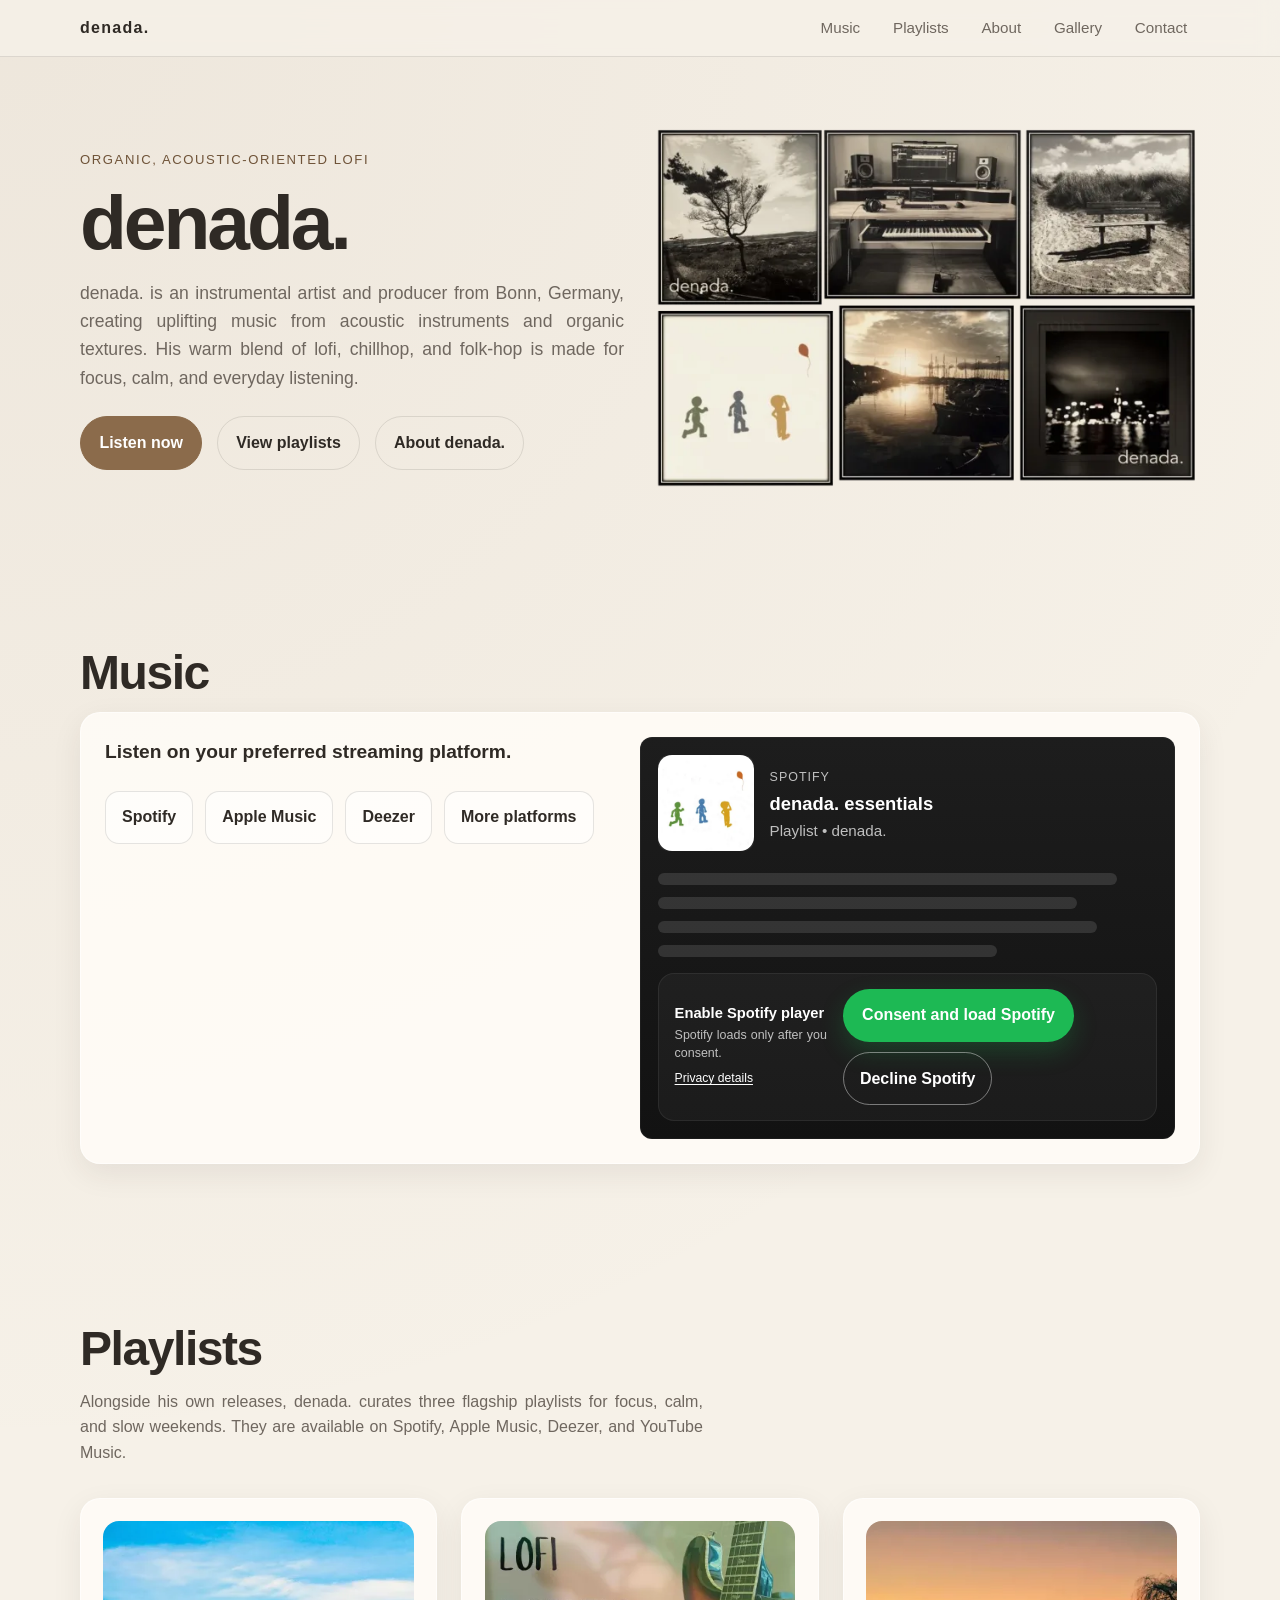
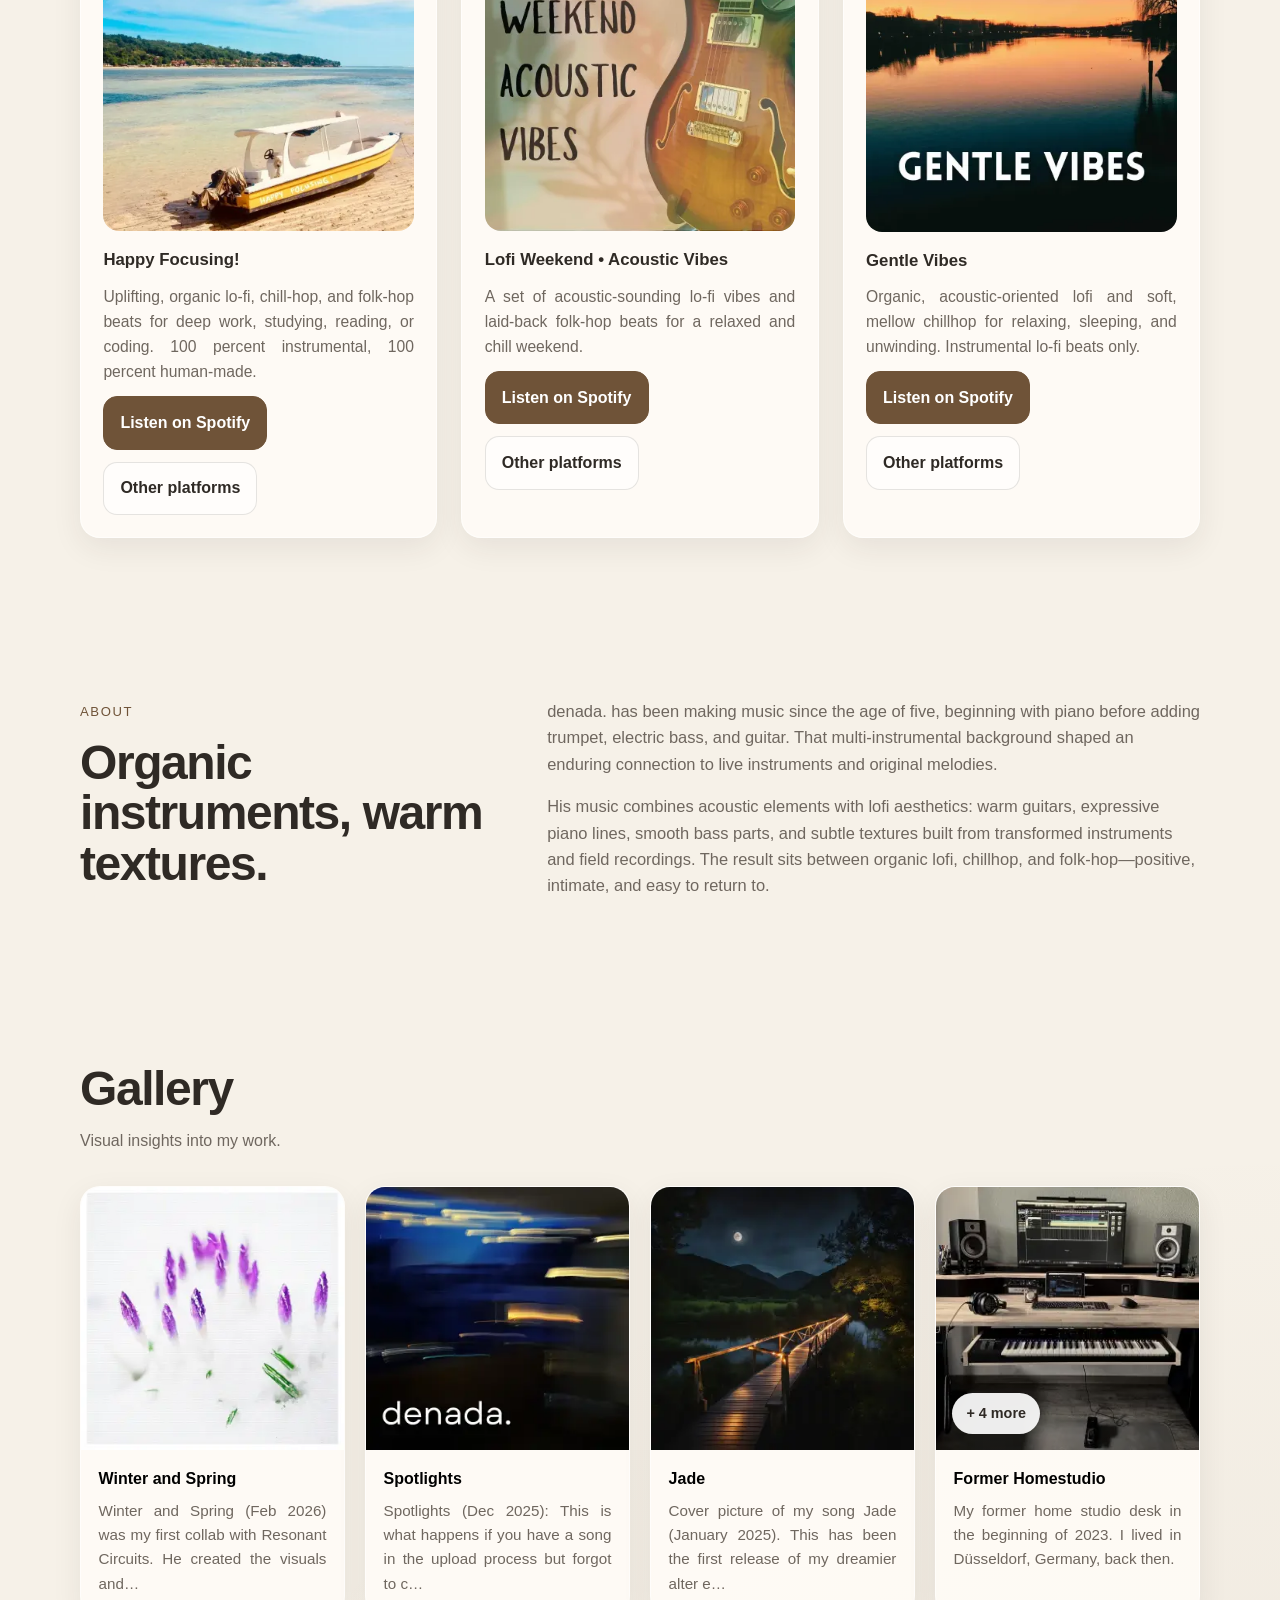
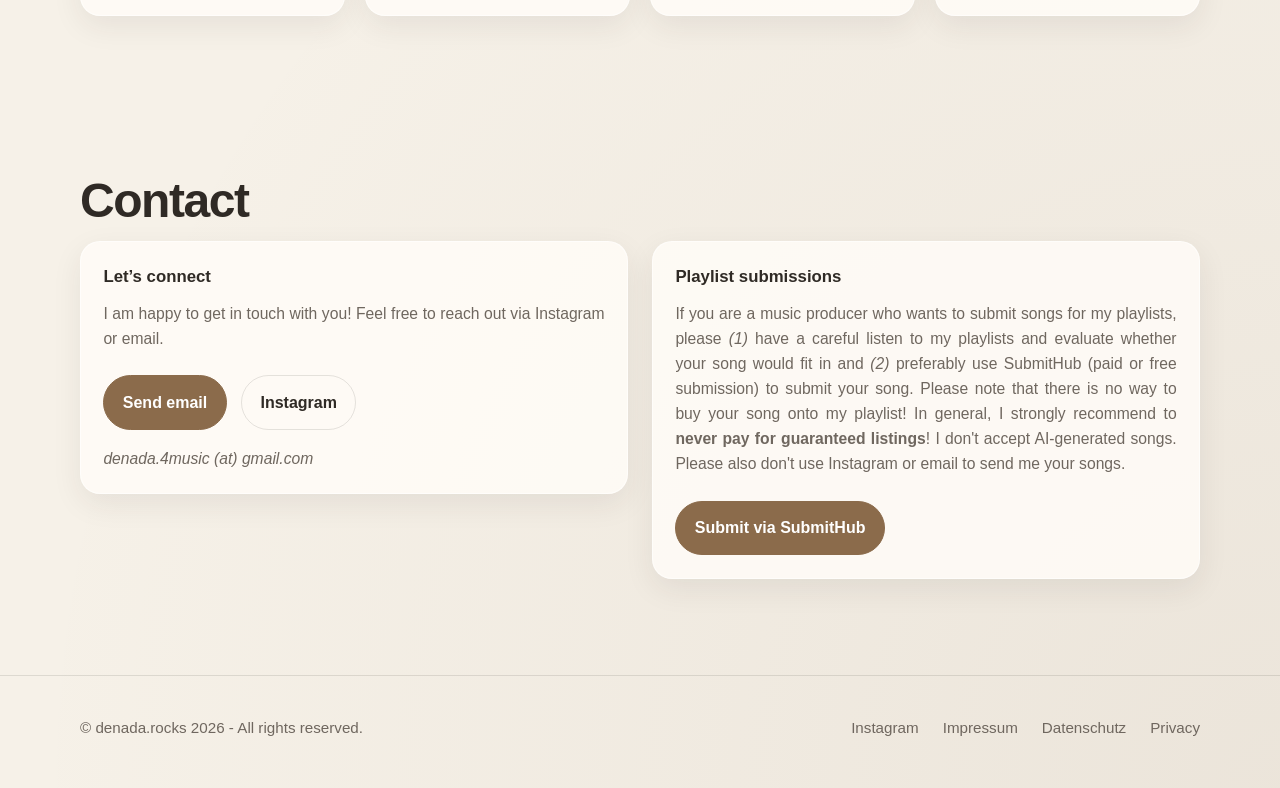
<file: index.html>
<!DOCTYPE html>
<html lang="en">
<head>
  <meta charset="UTF-8" />
  <meta name="viewport" content="width=device-width, initial-scale=1.0" />
  <title>denada. | Acoustic Lofi Folkhop</title>
  <meta name="description" content="Organic, acoustic-oriented lofi and folk-hop by denada., an instrumental artist and producer from Bonn, Germany." />
  <meta name="theme-color" content="#f6f1e8" />
  <link rel="canonical" href="https://denada.rocks/" />
  <link rel="icon" href="media/favicon.png" type="image/png" />
  <meta property="og:type" content="website" />
  <meta property="og:site_name" content="denada." />
  <meta property="og:title" content="denada. | Acoustic Lofi Folkhop" />
  <meta property="og:description" content="Organic, acoustic-oriented lofi and folk-hop by denada., an instrumental artist and producer from Bonn, Germany." />
  <meta property="og:url" content="https://denada.rocks/" />
  <meta property="og:image" content="https://denada.rocks/media/og-denada.jpg" />
  <meta property="og:image:width" content="1200" />
  <meta property="og:image:height" content="630" />
  <meta property="og:image:alt" content="A collage of denada. studio and nature photography" />
  <meta name="twitter:card" content="summary_large_image" />
  <meta name="twitter:title" content="denada. | Acoustic Lofi Folkhop" />
  <meta name="twitter:description" content="Organic, acoustic-oriented lofi and folk-hop by denada." />
  <meta name="twitter:image" content="https://denada.rocks/media/og-denada.jpg" />
  <script type="application/ld+json">
  {
    "@context": "https://schema.org",
    "@graph": [
      {
        "@type": "WebSite",
        "@id": "https://denada.rocks/#website",
        "url": "https://denada.rocks/",
        "name": "denada.",
        "description": "Official website of denada., an instrumental artist and producer from Bonn, Germany.",
        "inLanguage": "en"
      },
      {
        "@type": "MusicGroup",
        "@id": "https://denada.rocks/#artist",
        "name": "denada.",
        "alternateName": "denada",
        "url": "https://denada.rocks/",
        "image": "https://denada.rocks/media/og-denada.jpg",
        "description": "Instrumental organic lofi, chillhop, and folk-hop artist and producer from Bonn, Germany.",
        "genre": ["Organic lofi", "Chillhop", "Folk-hop", "Instrumental hip-hop"],
        "foundingLocation": {
          "@type": "Place",
          "name": "Bonn, Germany"
        },
        "sameAs": [
          "https://open.spotify.com/artist/4ZKbNyILNSRRiiLBm8eUz3",
          "https://music.apple.com/de/artist/denada/1569025652",
          "https://deezer.page.link/upo1anz1cdYuNjSo9",
          "https://www.youtube.com/@denada.",
          "https://soundcloud.com/denada-music/",
          "https://www.amazon.de/music/player/artists/B095RS9D66/denada",
          "https://tidal.com/artist/25282285",
          "https://www.instagram.com/denada.rocks"
        ]
      },
      {
        "@type": "MusicPlaylist",
        "name": "Happy Focusing!",
        "creator": { "@id": "https://denada.rocks/#artist" },
        "url": "https://open.spotify.com/playlist/2yM0Mk5U7EAF8bMwvcjMEy",
        "sameAs": [
          "https://music.apple.com/de/playlist/happy-focusing/pl.u-bVeTKAAYzo?l=en",
          "https://www.deezer.com/en/playlist/10051328882",
          "https://youtube.com/playlist?list=PLlHydlLTRlw5qQjeNnCLNHZbu4MQZHQST"
        ]
      },
      {
        "@type": "MusicPlaylist",
        "name": "Lofi Weekend • Acoustic Vibes",
        "creator": { "@id": "https://denada.rocks/#artist" },
        "url": "https://open.spotify.com/playlist/4GEXdMPntQ0e6gx1YuKI6T",
        "sameAs": [
          "https://music.apple.com/de/playlist/lofi-weekend-acoustic-vibes/pl.u-YmGqFgAAebl?l=en-GB",
          "https://link.deezer.com/s/32E2Pddjz8Ix1oeFsZ01k",
          "https://youtube.com/playlist?list=PLlHydlLTRlw7soH0zX1M4ZvdqpF55Gy3l"
        ]
      },
      {
        "@type": "MusicPlaylist",
        "name": "Gentle Vibes",
        "creator": { "@id": "https://denada.rocks/#artist" },
        "url": "https://open.spotify.com/playlist/7lrk5fiS1vPyIXCjpr7PGA",
        "sameAs": [
          "https://music.apple.com/de/playlist/gentle-vibes/pl.u-YyRCgAAebl?l=en",
          "https://link.deezer.com/s/32E2RJ3W52Sti718xQGvK",
          "https://youtube.com/playlist?list=PLlHydlLTRlw6T_ykApKo-QPXjW4Xmjb88"
        ]
      }
    ]
  }
  </script>
  <link rel="stylesheet" href="styles.css" />
</head>
<body>
  <header class="site-header">
    <div class="container nav">
      <a href="#home" class="brand">denada.</a>
      <nav class="nav-links" aria-label="Main navigation">
        <a href="#music">Music</a>
        <a href="#playlists">Playlists</a>
        <a href="#about">About</a>
        <a href="#gallery">Gallery</a>
        <a href="#contact">Contact</a>
      </nav>
    </div>
  </header>

  <main>
    <section id="home" class="hero">
      <div class="container hero-grid">
        <div>
          <span class="eyebrow">Organic, acoustic-oriented lofi</span>
          <h1>denada.</h1>
          <div class="lead">
            <p>
              denada. is an instrumental artist and producer from Bonn, Germany, creating
              uplifting music from acoustic instruments and organic textures. His warm blend
              of lofi, chillhop, and folk-hop is made for focus, calm, and everyday listening.
            </p>
          </div>

          <div class="button-row">
            <a class="btn btn-primary" href="#music">Listen now</a>
            <a class="btn" href="#playlists">View playlists</a>
            <a class="btn" href="#about">About denada.</a>
          </div>
        </div>

        <div class="hero-card">
          <img
            src="media/Slide1_lumi2.webp"
            srcset="media/Slide1_lumi2-640.webp 640w, media/Slide1_lumi2.webp 1200w"
            sizes="(max-width: 920px) calc(100vw - 2rem), 560px"
            width="1200"
            height="791"
            fetchpriority="high"
            decoding="async"
            alt="A collage of denada. studio setups, nature photography, and cover artwork"
          />
        </div>
      </div>
    </section>

    <section id="music">
      <div class="container">
        <h2 class="section-title">Music</h2>
        <div class="music-grid">
          <article class="music-item">
            <div class="music-copy">
              <h3>Listen on your preferred streaming platform.</h3>

              <div class="platform-group">
                <a class="platform-link" href="https://open.spotify.com/artist/4ZKbNyILNSRRiiLBm8eUz3?si=qsLRbXX4SqeARIZ4yp51SA" target="_blank" rel="noopener noreferrer">Spotify</a>
                <a class="platform-link" href="https://music.apple.com/de/artist/denada/1569025652?l=en-GB" target="_blank" rel="noopener noreferrer">Apple Music</a>
                <a class="platform-link" href="https://deezer.page.link/upo1anz1cdYuNjSo9" target="_blank" rel="noopener noreferrer">Deezer</a>
                
                <details class="platform-dropdown">
                  <summary class="platform-link">More platforms</summary>
                  <div class="dropdown-menu">
                    <a class="platform-link" href="https://www.youtube.com/@denada." target="_blank" rel="noopener noreferrer">YouTube Music</a>
                    <a class="platform-link" href="https://soundcloud.com/denada-music/" target="_blank" rel="noopener noreferrer">Soundcloud</a>
                    <a class="platform-link" href="https://www.amazon.de/music/player/artists/B095RS9D66/denada" target="_blank" rel="noopener noreferrer">Amazon Music</a>
                    <a class="platform-link" href="https://tidal.com/artist/25282285" target="_blank" rel="noopener noreferrer">Tidal</a>
                  </div>
                </details>
              </div>
            </div>

            <div class="media-panel spotify-panel">
              <div class="spotify-placeholder" id="spotify-consent-box" aria-live="polite">
                <div class="spotify-placeholder-top">
                  <div class="spotify-cover">
                    <img src="media/This_is_denada_Cover_small.webp" srcset="media/This_is_denada_Cover_small-256.webp 256w, media/This_is_denada_Cover_small.webp 512w" sizes="96px" width="512" height="512" loading="lazy" decoding="async" alt="denada. essentials playlist cover">
                  </div>

                  <div class="spotify-meta">
                    <span class="spotify-label">Spotify</span>
                    <h4>denada. essentials</h4>
                    <p>Playlist • denada.</p>
                  </div>
                </div>

                <div class="spotify-placeholder-body" aria-hidden="true">
                  <div class="spotify-line spotify-line-1"></div>
                  <div class="spotify-line spotify-line-2"></div>
                  <div class="spotify-line spotify-line-3"></div>
                  <div class="spotify-line spotify-line-4"></div>
                </div>

                <div class="spotify-placeholder-bottom spotify-consent-card">
                  <div class="spotify-consent-copy">
                    <p class="spotify-consent-title">Enable Spotify player</p>
                    <p class="spotify-consent-text">Spotify loads only after you consent.</p>
                    <details class="spotify-privacy-details">
                      <summary>Privacy details</summary>
                      <p>
                        Your IP address, browser and device information, and information about
                        this page visit will be transmitted to Spotify AB. Spotify may use cookies
                        or similar technologies and process data outside the EEA.
                        <a href="impressum.html#spotify-embed">Full privacy information</a>
                      </p>
                    </details>
                  </div>

                  <div class="consent-actions">
                    <button class="spotify-load-btn" type="button" data-embed-action="accept">
                      Consent and load Spotify
                    </button>
                    <button class="consent-decline-btn consent-decline-btn-dark" type="button" data-embed-action="decline">
                      Decline Spotify
                    </button>
                  </div>
                </div>
              </div>
            </div>
          </article>

        </div>
      </div>
    </section>

    <section id="playlists">
      <div class="container">
        <h2 class="section-title">Playlists</h2>
        <p class="section-text">
          Alongside his own releases, denada. curates three flagship playlists for focus,
          calm, and slow weekends. They are available on Spotify, Apple Music, Deezer,
          and YouTube Music.
        </p>

        <div class="playlist-cards">
          <article class="card playlist-card">
            <div class="playlist-media">
              <img
                src="media/Happy_focusing_small.webp"
                srcset="media/Happy_focusing_small-400.webp 400w, media/Happy_focusing_small.webp 800w"
                sizes="(max-width: 920px) calc(100vw - 4.8rem), (max-width: 1100px) calc(50vw - 3rem), 350px"
                width="800"
                height="800"
                loading="lazy"
                decoding="async"
                alt="Happy focusing playlist cover"
              />
            </div>
            <div>
              <h3>Happy Focusing!</h3>
              <p>
                Uplifting, organic lo-fi, chill-hop, and folk-hop beats for deep work, studying, reading, 
                or coding. 100 percent instrumental, 100 percent human-made. 
              </p>
              <div class="platform-group playlist-platforms">
                <a class="platform-link platform-link-primary" href="https://open.spotify.com/playlist/2yM0Mk5U7EAF8bMwvcjMEy?si=2d8cecace7e74e8d" target="_blank" rel="noopener noreferrer">Listen on Spotify</a>
                <details class="platform-dropdown playlist-more">
                  <summary class="platform-link">Other platforms</summary>
                  <div class="dropdown-menu">
                    <a class="platform-link" href="https://music.apple.com/de/playlist/happy-focusing/pl.u-bVeTKAAYzo?l=en" target="_blank" rel="noopener noreferrer">Apple Music</a>
                    <a class="platform-link" href="https://www.deezer.com/en/playlist/10051328882" target="_blank" rel="noopener noreferrer">Deezer</a>
                    <a class="platform-link" href="https://youtube.com/playlist?list=PLlHydlLTRlw5qQjeNnCLNHZbu4MQZHQST&si=0d4nb7kEC8IExbbN" target="_blank" rel="noopener noreferrer">YouTube Music</a>
                  </div>
                </details>
              </div>
            </div>
          </article>

          <article class="card playlist-card">
            <div class="playlist-media">
              <img
                src="media/Lofi_weekend_small.webp"
                srcset="media/Lofi_weekend_small-400.webp 400w, media/Lofi_weekend_small.webp 800w"
                sizes="(max-width: 920px) calc(100vw - 4.8rem), (max-width: 1100px) calc(50vw - 3rem), 350px"
                width="800"
                height="800"
                loading="lazy"
                decoding="async"
                alt="Lofi Weekend • acoustic vibes playlist cover"
              />
            </div>
            <div>
              <h3>Lofi Weekend • Acoustic Vibes</h3>
              <p>
                A set of acoustic-sounding lo-fi vibes and laid-back folk-hop beats for a relaxed and chill weekend.
              </p>
              <div class="platform-group playlist-platforms">
                <a class="platform-link platform-link-primary" href="https://open.spotify.com/playlist/4GEXdMPntQ0e6gx1YuKI6T?si=d0d2d50a4aef4034" target="_blank" rel="noopener noreferrer">Listen on Spotify</a>
                <details class="platform-dropdown playlist-more">
                  <summary class="platform-link">Other platforms</summary>
                  <div class="dropdown-menu">
                    <a class="platform-link" href="https://music.apple.com/de/playlist/lofi-weekend-acoustic-vibes/pl.u-YmGqFgAAebl?l=en-GB" target="_blank" rel="noopener noreferrer">Apple Music</a>
                    <a class="platform-link" href="https://link.deezer.com/s/32E2Pddjz8Ix1oeFsZ01k" target="_blank" rel="noopener noreferrer">Deezer</a>
                    <a class="platform-link" href="https://youtube.com/playlist?list=PLlHydlLTRlw7soH0zX1M4ZvdqpF55Gy3l&si=f4pdvKeQdKWHwKi9" target="_blank" rel="noopener noreferrer">YouTube Music</a>
                  </div>
                </details>
              </div>
            </div>
          </article>

          <article class="card playlist-card">
            <div class="playlist-media">
              <img
                src="media/Gentle_vibes_small.webp"
                srcset="media/Gentle_vibes_small-400.webp 400w, media/Gentle_vibes_small.webp 800w"
                sizes="(max-width: 920px) calc(100vw - 4.8rem), (max-width: 1100px) calc(50vw - 3rem), 350px"
                width="800"
                height="800"
                loading="lazy"
                decoding="async"
                alt="Gentle Vibes playlist cover"
              />
            </div>
            <div>
              <h3>Gentle Vibes</h3>
              <p>
                Organic, acoustic-oriented lofi and soft, mellow chillhop for relaxing, sleeping, and unwinding. Instrumental lo-fi beats only.
              </p>
              <div class="platform-group playlist-platforms">
                <a class="platform-link platform-link-primary" href="https://open.spotify.com/playlist/7lrk5fiS1vPyIXCjpr7PGA?si=89cb6460ab594000" target="_blank" rel="noopener noreferrer">Listen on Spotify</a>
                <details class="platform-dropdown playlist-more">
                  <summary class="platform-link">Other platforms</summary>
                  <div class="dropdown-menu">
                    <a class="platform-link" href="https://music.apple.com/de/playlist/gentle-vibes/pl.u-YyRCgAAebl?l=en" target="_blank" rel="noopener noreferrer">Apple Music</a>
                    <a class="platform-link" href="https://link.deezer.com/s/32E2RJ3W52Sti718xQGvK" target="_blank" rel="noopener noreferrer">Deezer</a>
                    <a class="platform-link" href="https://youtube.com/playlist?list=PLlHydlLTRlw6T_ykApKo-QPXjW4Xmjb88&si=SX3fV0nFDueFiXyR" target="_blank" rel="noopener noreferrer">YouTube Music</a>
                  </div>
                </details>
              </div>
            </div>
          </article>
        </div>
      </div>
    </section>

    <section id="about">
      <div class="container about-grid">
        <div>
          <span class="eyebrow">About</span>
          <h2 class="section-title">Organic instruments, warm textures.</h2>
        </div>
        <div class="about-copy">
          <p>
            denada. has been making music since the age of five, beginning with piano
            before adding trumpet, electric bass, and guitar. That multi-instrumental
            background shaped an enduring connection to live instruments and original melodies.
          </p>
          <p>
            His music combines acoustic elements with lofi aesthetics: warm guitars,
            expressive piano lines, smooth bass parts, and subtle textures built from
            transformed instruments and field recordings. The result sits between organic
            lofi, chillhop, and folk-hop—positive, intimate, and easy to return to.
          </p>
        </div>
      </div>
    </section>

    <section id="gallery">
      <div class="container">
        <h2 class="section-title">Gallery</h2>
        <p class="section-text">
          Visual insights into my work.
        </p>

        <div class="gallery-grid" id="galleryGrid"></div>
      </div>
    </section>

    <section id="contact">
      <div class="container">
        <h2 class="section-title">Contact</h2>

<div class="contact-grid">

  <div class="card">
    <h3>Let’s connect</h3>
    <p>
      I am happy to get in touch with you! Feel free to reach out via
      <a href="https://instagram.com/denada.rocks" target="_blank" rel="noopener noreferrer">Instagram</a> or email.
    </p>

    <div class="button-row">
      <button class="btn btn-primary" id="emailButton" type="button" data-user="denada.4music" data-domain="gmail.com">Send email</button>
      <a class="btn" href="https://www.instagram.com/denada.rocks" target="_blank" rel="noopener noreferrer">Instagram</a>
    </div>
    <p class="email-display"><i>denada.4music (at) gmail.com</i></p>
  </div>

  <div class="card">
    <h3>Playlist submissions</h3>
    <p class="contact-note">
      If you are a music producer who wants to submit songs for my playlists, please <i>(1)</i> have a careful listen to my playlists and evaluate whether your song would fit in and <i>(2)</i> preferably use SubmitHub (paid or free submission) to submit your song.
      Please note that there is no way to buy your song onto my playlist! In general, I strongly recommend to <b>never pay for guaranteed listings</b>! I don't accept AI-generated songs. Please also don't use Instagram or email to send me your songs.
    </p>
    <div class="button-row">
      <a class="btn btn-primary" href="https://www.submithub.com/playlister/denada-rocks" target="_blank" rel="noopener noreferrer">
        Submit via SubmitHub
      </a>
    </div>
  </div>
</div>
      </div>
    </section>
  </main>

  <footer>
    <div class="container footer-grid">
      <div class="footer-copy">© denada.rocks 2026 - All rights reserved.</div>
      <a class="footer-link" href="https://instagram.com/denada.rocks" target="_blank" rel="noopener noreferrer">Instagram</a>
      <a class="footer-link" href="impressum-de.html#impressum">Impressum</a>
      <a class="footer-link" href="impressum-de.html#privacy">Datenschutz</a>
      <a class="footer-link" href="impressum.html#privacy">Privacy</a>
    </div>
  </footer>

  <div class="gallery-modal" id="galleryModal" aria-hidden="true" role="dialog" aria-modal="true" aria-labelledby="galleryModalTitle" aria-describedby="galleryModalDescription">
    <div class="gallery-modal-panel">
      <div class="gallery-modal-topbar">
        <div class="gallery-counter" id="galleryCounter">1 / 4</div>
        <button class="gallery-close" type="button" id="galleryClose" aria-label="Close gallery">Close</button>
      </div>

      <div class="gallery-modal-content">
        <button class="gallery-arrow desktop-only" type="button" id="galleryPrev" aria-label="Previous image">←</button>

        <div class="gallery-modal-center">
          <div class="gallery-modal-image-wrap">
            <img class="gallery-modal-image" id="galleryModalImage" alt="" decoding="async" />
          </div>

          <div class="gallery-modal-text">
            <h3 id="galleryModalTitle"></h3>
            <p class="gallery-modal-caption" id="galleryModalCaption"></p>
            <div id="galleryModalDescription"></div>
          </div>

          <div class="gallery-arrow-row">
            <button class="gallery-arrow mobile-only" type="button" id="galleryPrevMobile" aria-label="Previous image">←</button>
            <button class="gallery-arrow mobile-only" type="button" id="galleryNextMobile" aria-label="Next image">→</button>
          </div>
        </div>

        <button class="gallery-arrow desktop-only" type="button" id="galleryNext" aria-label="Next image">→</button>
      </div>
    </div>
  </div>

  <script src="gallery.js"></script>
  <script>
    const visibleGalleryCount = 4;
    const galleryGrid = document.getElementById("galleryGrid");

    const modal = document.getElementById("galleryModal");
    const modalImage = document.getElementById("galleryModalImage");
    const modalTitle = document.getElementById("galleryModalTitle");
    const modalCaption = document.getElementById("galleryModalCaption");
    const modalDescription = document.getElementById("galleryModalDescription");
    const modalCounter = document.getElementById("galleryCounter");
    const modalClose = document.getElementById("galleryClose");

    const prevButtons = [
      document.getElementById("galleryPrev"),
      document.getElementById("galleryPrevMobile")
    ];

    const nextButtons = [
      document.getElementById("galleryNext"),
      document.getElementById("galleryNextMobile")
    ];

    let currentIndex = 0;
    let touchStartX = 0;
    let touchEndX = 0;
    let lastFocusedElement = null;

    const inertPageRegions = [
      document.querySelector("body > header"),
      document.querySelector("body > main"),
      document.querySelector("body > footer")
    ].filter(Boolean);

    function escapeHtml(text) {
      const div = document.createElement("div");
      div.textContent = text;
      return div.innerHTML;
    }

    function getPreviewText(text, maxLength = 100) {
      const cleanText = (text || "").trim().replace(/\s+/g, " ");
      if (cleanText.length <= maxLength) return cleanText;
      return cleanText.slice(0, maxLength).trimEnd() + "…";
    }

    function renderGalleryGrid() {
      const visibleItems = galleryItems.slice(0, visibleGalleryCount);
      const hiddenCount = Math.max(galleryItems.length - visibleGalleryCount, 0);

      galleryGrid.innerHTML = visibleItems.map((item, index) => {
        const showMoreBadge = index === visibleGalleryCount - 1 && hiddenCount > 0;
        const previewCaption = getPreviewText(item.description, 100);

        return `
          <article class="gallery-card card">
            <button class="gallery-trigger" type="button" data-index="${index}" aria-label="Open gallery image ${index + 1}">
              <div class="gallery-thumb-wrap">
                <img
                  class="gallery-thumb"
                  src="${escapeHtml(item.thumb)}"
                  srcset="${escapeHtml(item.thumbSmall)} 320w, ${escapeHtml(item.thumb)} 640w"
                  sizes="(max-width: 560px) calc(100vw - 2rem), (max-width: 1100px) calc(50vw - 2.5rem), 265px"
                  alt="${escapeHtml(item.alt)}"
                  width="640"
                  height="640"
                  loading="lazy"
                  decoding="async"
                />
                ${showMoreBadge ? `
                  <div class="gallery-more-indicator" aria-hidden="true">
                    <span class="gallery-more-badge">+ ${hiddenCount} more</span>
                  </div>
                ` : ""}
              </div>
              <div class="gallery-meta">
                <h3>${escapeHtml(item.title || "")}</h3>
                <p>${escapeHtml(previewCaption)}</p>
              </div>
            </button>
          </article>
        `;
      }).join("");

      document.querySelectorAll(".gallery-trigger").forEach((trigger) => {
        trigger.addEventListener("click", () => {
          openGallery(Number(trigger.dataset.index));
        });
      });
    }

    function renderGalleryItem(index) {
      const item = galleryItems[index];
      currentIndex = index;

      modal.classList.add("is-loading");
      modalImage.src = item.image;
      modalImage.alt = item.alt;
      modalTitle.textContent = item.title || "";
      modalCaption.textContent = "";
      modalCounter.textContent = `${index + 1} / ${galleryItems.length}`;
      modalDescription.innerHTML = `<p>${escapeHtml(item.description || "")}</p>`;
    }

    function openGallery(index) {
      lastFocusedElement = document.activeElement;
      renderGalleryItem(index);
      modal.classList.add("active");
      modal.setAttribute("aria-hidden", "false");
      document.body.classList.add("modal-open");
      inertPageRegions.forEach((region) => {
        region.inert = true;
      });
      modalClose.focus();
      preloadAdjacentImages(index);
    }

    function closeGallery() {
      modal.classList.remove("active");
      modal.setAttribute("aria-hidden", "true");
      document.body.classList.remove("modal-open");
      inertPageRegions.forEach((region) => {
        region.inert = false;
      });
      if (lastFocusedElement instanceof HTMLElement) {
        lastFocusedElement.focus();
      }
    }

    function preloadAdjacentImages(index) {
      const adjacentIndexes = [
        (index - 1 + galleryItems.length) % galleryItems.length,
        (index + 1) % galleryItems.length
      ];

      adjacentIndexes.forEach((adjacentIndex) => {
        const preloadImage = new Image();
        preloadImage.src = galleryItems[adjacentIndex].image;
      });
    }

    function showNext() {
      const nextIndex = (currentIndex + 1) % galleryItems.length;
      renderGalleryItem(nextIndex);
      preloadAdjacentImages(nextIndex);
    }

    function showPrev() {
      const prevIndex = (currentIndex - 1 + galleryItems.length) % galleryItems.length;
      renderGalleryItem(prevIndex);
      preloadAdjacentImages(prevIndex);
    }

    modalImage.addEventListener("load", () => {
      modal.classList.remove("is-loading");
    });

    prevButtons.forEach((btn) => {
      if (btn) btn.addEventListener("click", showPrev);
    });

    nextButtons.forEach((btn) => {
      if (btn) btn.addEventListener("click", showNext);
    });

    if (modalClose) modalClose.addEventListener("click", closeGallery);
    modal.addEventListener("click", (event) => {
      if (event.target === modal) closeGallery();
    });

    document.addEventListener("keydown", (event) => {
      if (!modal.classList.contains("active")) return;

      if (event.key === "Escape") closeGallery();
      if (event.key === "ArrowRight") showNext();
      if (event.key === "ArrowLeft") showPrev();

      if (event.key === "Tab") {
        const focusableElements = Array.from(
          modal.querySelectorAll('button:not([disabled]), [href], [tabindex]:not([tabindex="-1"])')
        ).filter((element) => element.offsetParent !== null);

        if (!focusableElements.length) return;

        const firstFocusable = focusableElements[0];
        const lastFocusable = focusableElements[focusableElements.length - 1];

        if (event.shiftKey && document.activeElement === firstFocusable) {
          event.preventDefault();
          lastFocusable.focus();
        } else if (!event.shiftKey && document.activeElement === lastFocusable) {
          event.preventDefault();
          firstFocusable.focus();
        }
      }
    });

    modal.addEventListener("touchstart", (event) => {
      touchStartX = event.changedTouches[0].screenX;
    }, { passive: true });

    modal.addEventListener("touchend", (event) => {
      touchEndX = event.changedTouches[0].screenX;
      const swipeDistance = touchEndX - touchStartX;

      if (Math.abs(swipeDistance) < 50) return;

      if (swipeDistance < 0) {
        showNext();
      } else {
        showPrev();
      }
    }, { passive: true });

    renderGalleryGrid();

    const emailButton = document.getElementById("emailButton");
    if (emailButton) {
      emailButton.addEventListener("click", () => {
        const address = `${emailButton.dataset.user}@${emailButton.dataset.domain}`;
        window.location.href = `mailto:${address}?subject=Message%20from%20denada.rocks`;
      });
    }

    const spotifyBox = document.getElementById("spotify-consent-box");

    function setupEmbedConsent(box, serviceName, embedMarkup) {
      if (!box) return;

      const initialMarkup = box.innerHTML;

      function restoreConsentChoice() {
        box.innerHTML = initialMarkup;
        box.querySelector('[data-embed-action="accept"]')?.focus();
      }

      function showDeclinedState() {
        box.innerHTML = `
          <div class="consent-declined">
            <p><strong>${serviceName} content is not loaded.</strong></p>
            <p>No connection to ${serviceName} was made by this embedded content.</p>
            <button class="btn consent-decline-btn" type="button" data-embed-action="change">
              Change choice
            </button>
          </div>
        `;
        box.querySelector('[data-embed-action="change"]')?.focus();
      }

      function loadEmbed() {
        box.innerHTML = `
          <div class="embedded-service">
            ${embedMarkup}
            <div class="embed-disable-bar">
              <p>${serviceName} content is enabled for this page view.</p>
              <button class="btn consent-decline-btn" type="button" data-embed-action="disable">
                Disable ${serviceName}
              </button>
            </div>
          </div>
        `;
        box.querySelector('[data-embed-action="disable"]')?.focus();
      }

      box.addEventListener("click", (event) => {
        const actionButton = event.target.closest("[data-embed-action]");
        if (!actionButton || !box.contains(actionButton)) return;

        const action = actionButton.dataset.embedAction;
        if (action === "accept") loadEmbed();
        if (action === "decline") showDeclinedState();
        if (action === "change" || action === "disable") restoreConsentChoice();
      });
    }

    setupEmbedConsent(
      spotifyBox,
      "Spotify",
      `
          <iframe
            class="embed-frame"
            data-testid="embed-iframe"
            src="https://open.spotify.com/embed/playlist/4W76ie5EBD368ze86ior5e?utm_source=generator&theme=0"
            width="100%"
            height="352"
            frameborder="0"
            allowfullscreen=""
            allow="autoplay; clipboard-write; encrypted-media; fullscreen; picture-in-picture"
            referrerpolicy="strict-origin-when-cross-origin"
            loading="lazy"
            title="Spotify playlist embed"
          ></iframe>
      `
    );
  </script>
</body>
</html>
</file>
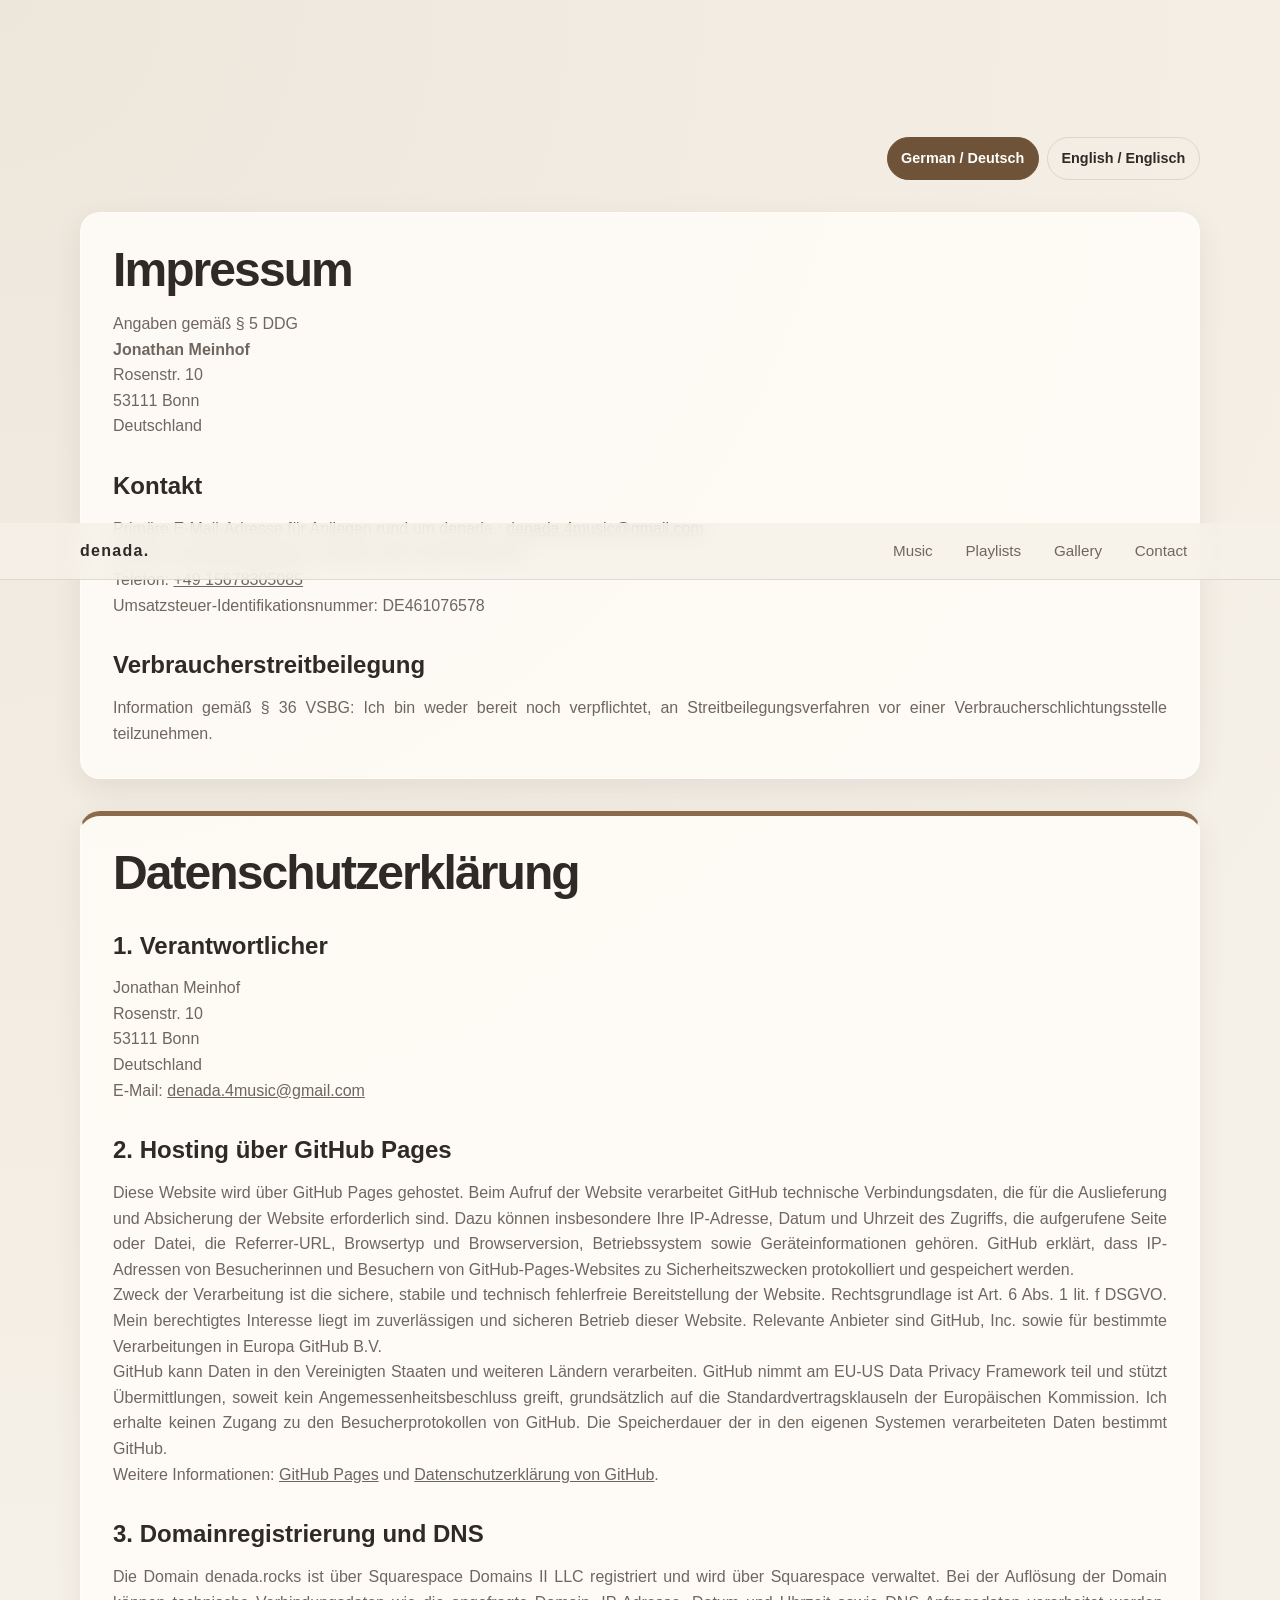
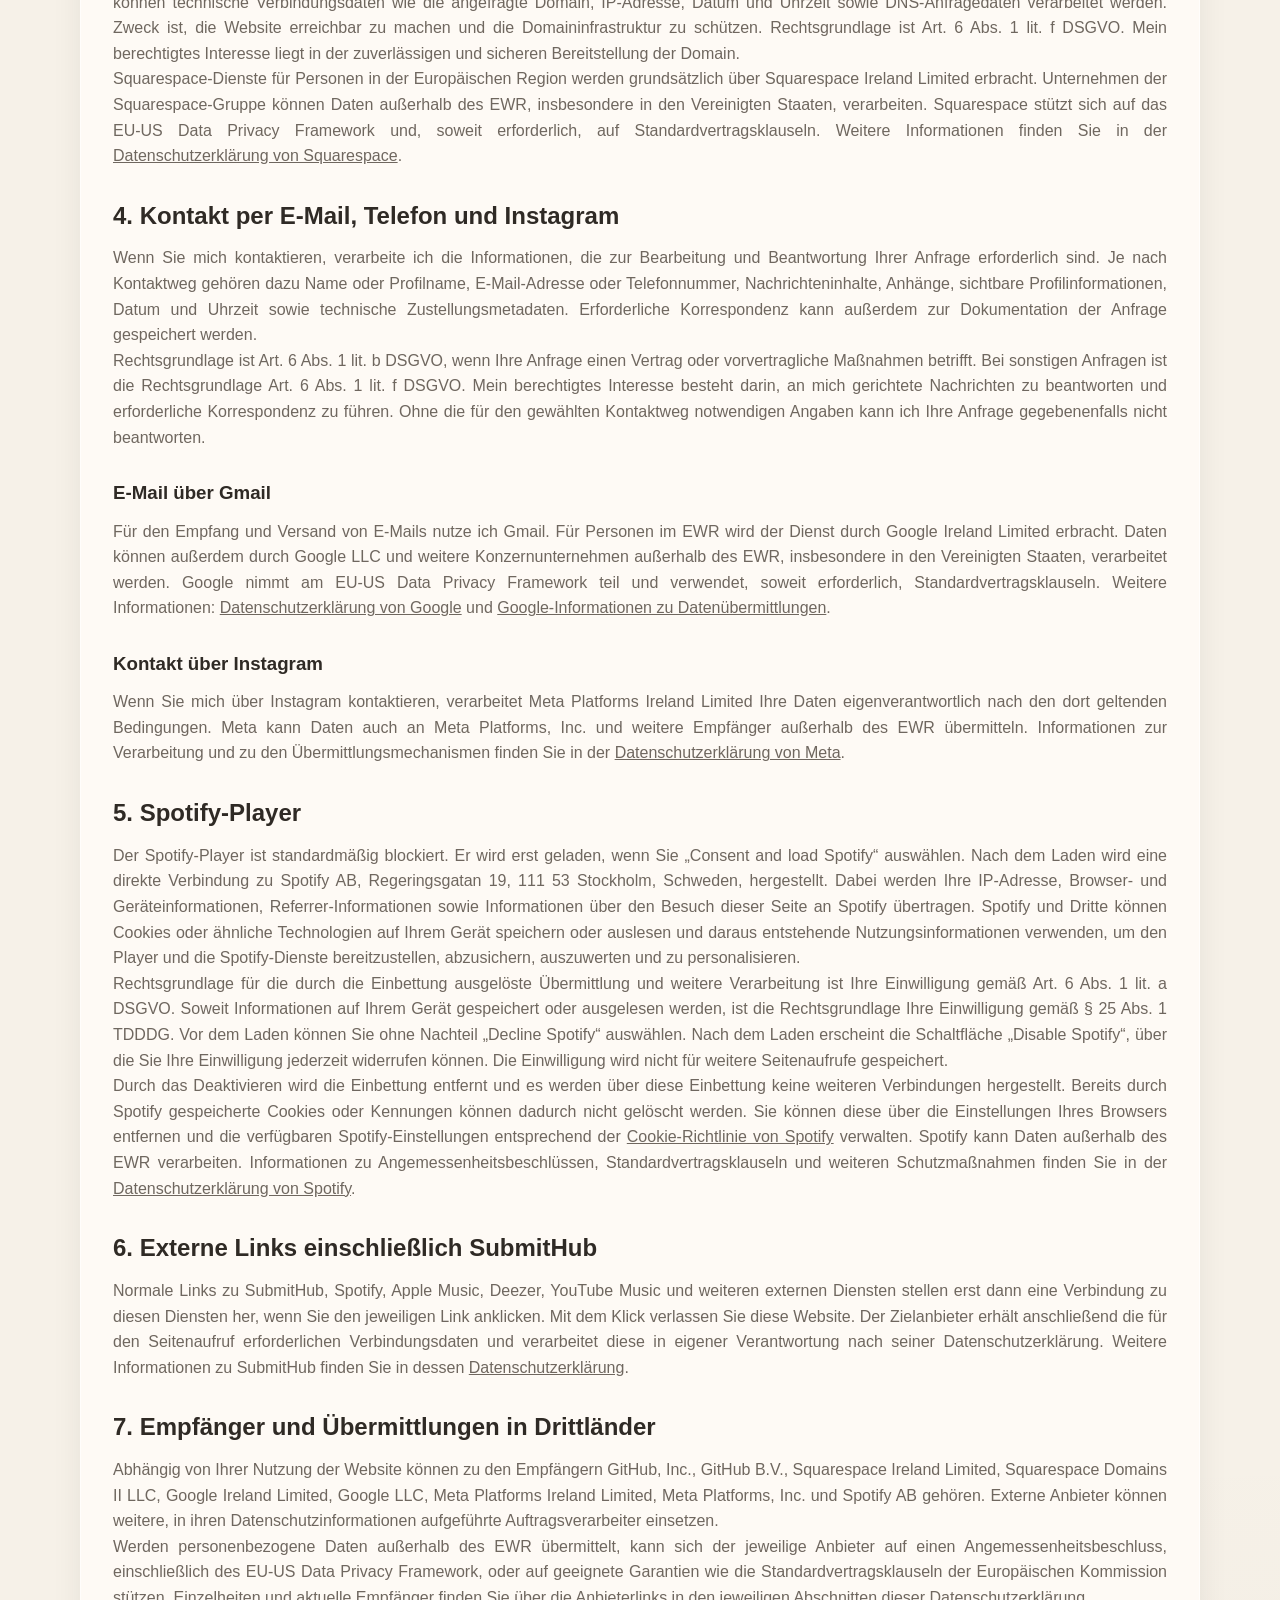
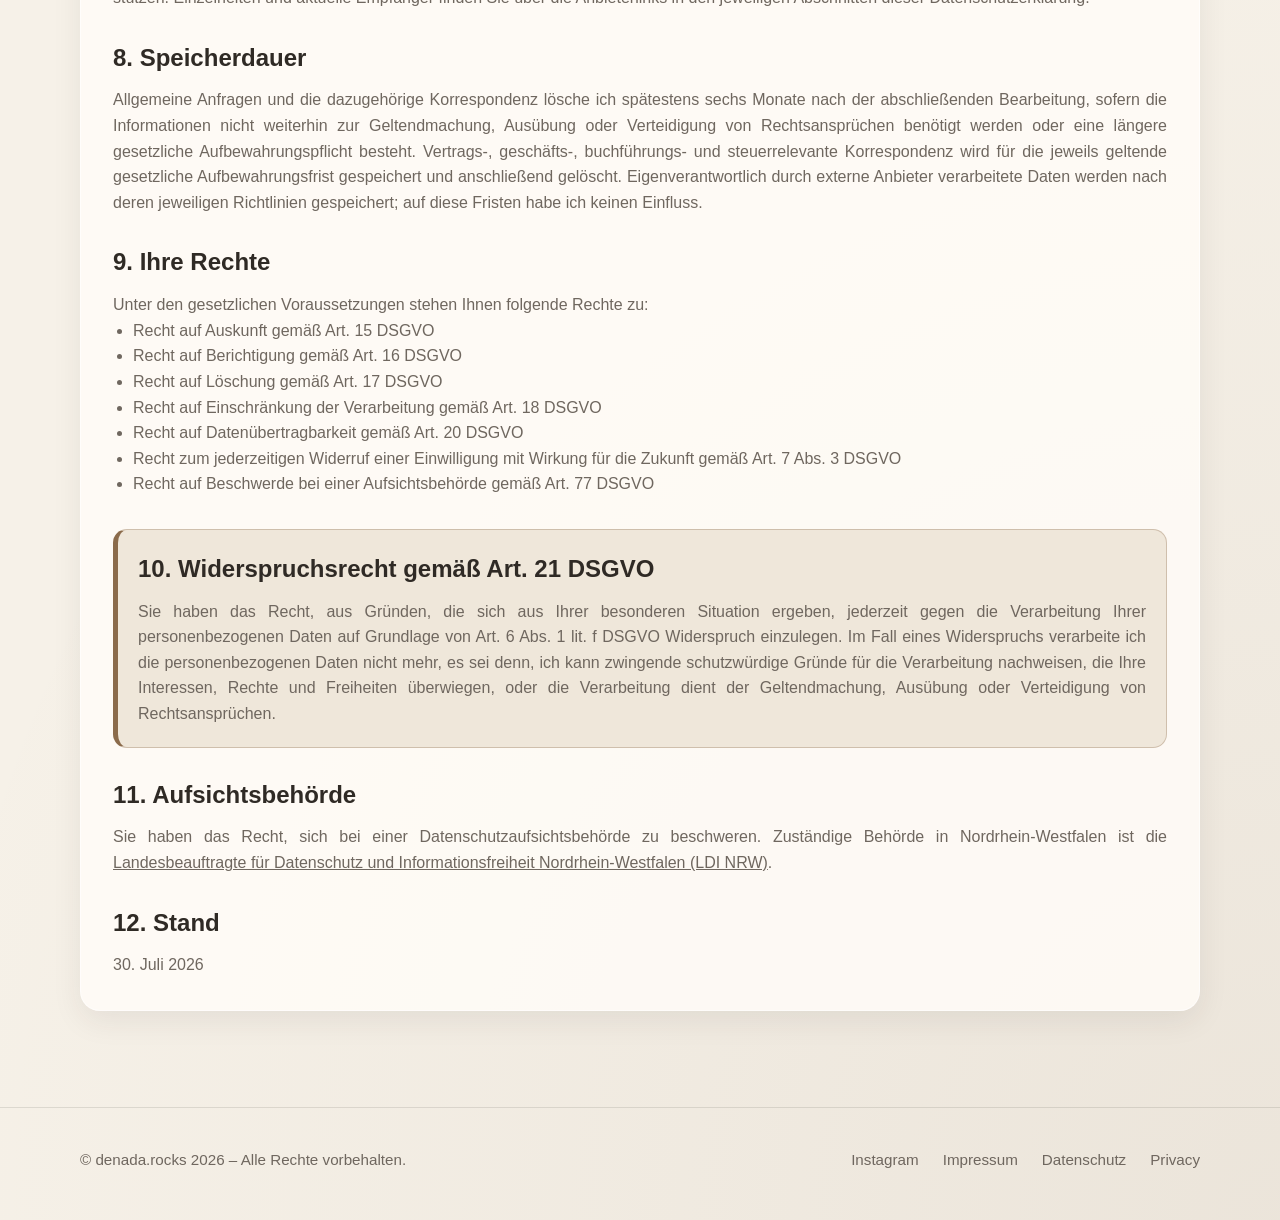
<file: datenschutz.html>
<!DOCTYPE html>
<html lang="de">
<head>
  <meta charset="UTF-8" />
  <meta http-equiv="refresh" content="0; url=impressum-de.html#privacy" />
  <meta name="viewport" content="width=device-width, initial-scale=1.0" />
  <title>Weiterleitung…</title>
  <link rel="canonical" href="https://denada.rocks/impressum-de.html#privacy" />
  <link rel="icon" href="media/favicon.png" type="image/png" />
</head>
<body>
  <p>Weiterleitung zur <a href="impressum-de.html#privacy">Datenschutzerklärung</a>…</p>
</body>
</html>
</file>
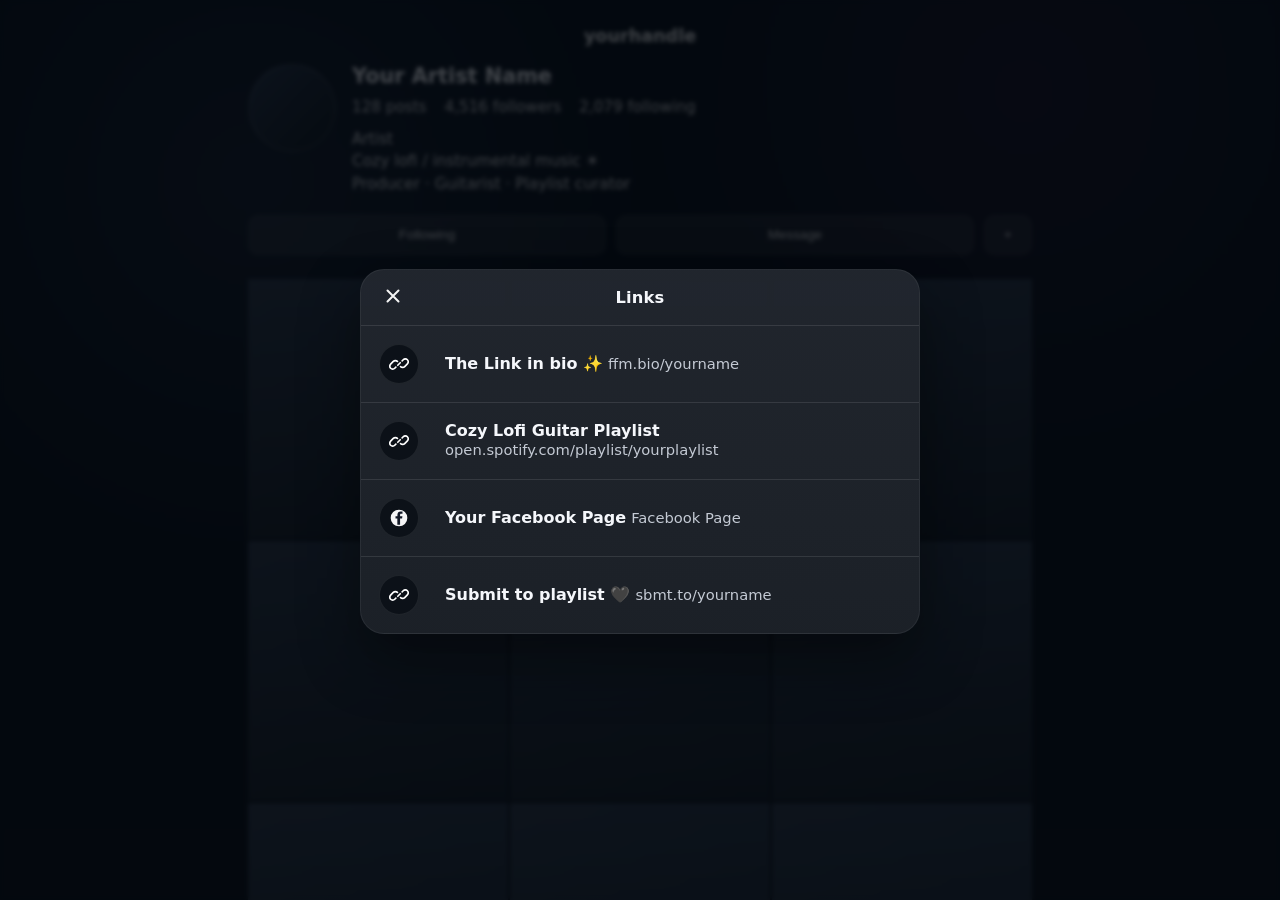
<file: hello.html>
<!DOCTYPE html>
<html lang="en">
<head>
  <meta charset="UTF-8" />
  <meta name="viewport" content="width=device-width, initial-scale=1.0, viewport-fit=cover" />
  <title>Links</title>
  <style>
    :root {
      --bg: #0b1017;
      --overlay: rgba(2, 6, 12, 0.72);
      --card: rgba(34, 39, 47, 0.96);
      --card-2: rgba(28, 33, 40, 0.98);
      --text: #f5f7fb;
      --muted: #c4cad4;
      --divider: rgba(255,255,255,0.10);
      --icon-bg: #0c1118;
      --shadow: 0 24px 60px rgba(0,0,0,0.45);
      --radius: 24px;
      --sheet-width: min(560px, calc(100vw - 28px));
      --font: Inter, ui-sans-serif, system-ui, -apple-system, BlinkMacSystemFont, "Segoe UI", Roboto, Helvetica, Arial, sans-serif;
    }

    * { box-sizing: border-box; }

    html, body {
      margin: 0;
      min-height: 100%;
      font-family: var(--font);
      background: var(--bg);
      color: var(--text);
      -webkit-font-smoothing: antialiased;
      text-rendering: optimizeLegibility;
    }

    body {
      overflow: hidden;
      position: relative;
    }

    .app {
      min-height: 100vh;
      position: relative;
      background:
        radial-gradient(circle at 20% 20%, rgba(64, 84, 115, 0.22), transparent 30%),
        radial-gradient(circle at 80% 10%, rgba(89, 48, 98, 0.18), transparent 28%),
        linear-gradient(180deg, #081019 0%, #0b1017 100%);
    }

    .fake-instagram {
      position: absolute;
      inset: 0;
      overflow: hidden;
      filter: saturate(0.95) blur(0.2px);
      opacity: 0.92;
      pointer-events: none;
    }

    .profile-shell {
      width: min(820px, 100%);
      margin: 0 auto;
      padding: 18px 18px 80px;
    }

    .topbar {
      display: flex;
      align-items: center;
      justify-content: center;
      font-weight: 700;
      font-size: 1.1rem;
      padding: 8px 0 18px;
      color: rgba(255,255,255,0.92);
    }

    .profile-head {
      display: grid;
      grid-template-columns: 88px 1fr;
      gap: 16px;
      align-items: start;
      margin-bottom: 18px;
    }

    .avatar {
      width: 88px;
      height: 88px;
      border-radius: 50%;
      background: linear-gradient(135deg, #28384d, #101820);
      border: 1px solid rgba(255,255,255,0.10);
      box-shadow: inset 0 0 0 2px rgba(255,255,255,0.03);
    }

    .profile-name {
      font-size: 1.3rem;
      font-weight: 700;
      margin-bottom: 10px;
    }

    .stats {
      display: flex;
      gap: 18px;
      flex-wrap: wrap;
      font-size: 0.95rem;
      color: rgba(255,255,255,0.84);
      margin-bottom: 12px;
    }

    .bio {
      color: rgba(255,255,255,0.88);
      line-height: 1.45;
      font-size: 0.96rem;
      max-width: 520px;
    }

    .button-row {
      display: grid;
      grid-template-columns: 1fr 1fr 48px;
      gap: 10px;
      margin: 20px 0 24px;
    }

    .ghost-btn {
      background: rgba(255,255,255,0.08);
      border: 1px solid rgba(255,255,255,0.06);
      color: rgba(255,255,255,0.92);
      height: 40px;
      border-radius: 10px;
    }

    .grid {
      display: grid;
      grid-template-columns: repeat(3, 1fr);
      gap: 2px;
    }

    .tile {
      aspect-ratio: 1 / 1;
      background:
        linear-gradient(135deg, rgba(255,255,255,0.06), rgba(255,255,255,0.02)),
        linear-gradient(180deg, #223042, #121a24);
    }

    .overlay {
      position: fixed;
      inset: 0;
      background: var(--overlay);
      display: flex;
      align-items: flex-end;
      justify-content: center;
      padding: 24px 14px 22px;
      z-index: 20;
      opacity: 1;
      transition: opacity 220ms ease;
      backdrop-filter: blur(2px);
      -webkit-backdrop-filter: blur(2px);
    }

    .overlay.hidden {
      opacity: 0;
      pointer-events: none;
    }

    .sheet {
      width: var(--sheet-width);
      background: linear-gradient(180deg, var(--card) 0%, var(--card-2) 100%);
      border-radius: var(--radius);
      box-shadow: var(--shadow);
      overflow: hidden;
      border: 1px solid rgba(255,255,255,0.06);
      transform: translateY(0);
      opacity: 1;
      transition: transform 260ms cubic-bezier(.2,.8,.2,1), opacity 220ms ease;
    }

    .overlay.hidden .sheet {
      transform: translateY(18px);
      opacity: 0;
    }

    .sheet-header {
      position: relative;
      display: flex;
      align-items: center;
      justify-content: center;
      min-height: 56px;
      border-bottom: 1px solid var(--divider);
      font-weight: 700;
      font-size: 1.02rem;
      letter-spacing: 0.01em;
    }

    .close-btn {
      position: absolute;
      left: 14px;
      top: 50%;
      transform: translateY(-50%);
      width: 36px;
      height: 36px;
      border: 0;
      background: transparent;
      color: rgba(255,255,255,0.95);
      cursor: pointer;
      border-radius: 999px;
    }

    .close-btn:hover { background: rgba(255,255,255,0.06); }

    .link-list {
      padding: 0;
      margin: 0;
      list-style: none;
    }

    .link-item + .link-item {
      border-top: 1px solid var(--divider);
    }

    .link-card {
      display: grid;
      grid-template-columns: 52px 1fr;
      gap: 14px;
      align-items: center;
      width: 100%;
      text-decoration: none;
      color: inherit;
      padding: 18px 18px;
      transition: background-color 160ms ease;
      -webkit-tap-highlight-color: transparent;
    }

    .link-card:hover,
    .link-card:focus-visible {
      background: rgba(255,255,255,0.04);
      outline: none;
    }

    .icon-wrap {
      width: 40px;
      height: 40px;
      border-radius: 50%;
      background: var(--icon-bg);
      border: 1px solid rgba(255,255,255,0.08);
      display: grid;
      place-items: center;
      flex-shrink: 0;
    }

    .link-title {
      font-size: 1rem;
      line-height: 1.2;
      font-weight: 700;
      color: var(--text);
      margin-bottom: 2px;
    }

    .link-subtitle {
      font-size: 0.92rem;
      color: var(--muted);
      line-height: 1.25;
      white-space: nowrap;
      overflow: hidden;
      text-overflow: ellipsis;
    }

    .handle {
      position: fixed;
      top: max(8px, env(safe-area-inset-top));
      left: 50%;
      transform: translateX(-50%);
      width: 40px;
      height: 4px;
      border-radius: 999px;
      background: rgba(255,255,255,0.15);
      z-index: 5;
      opacity: 0.7;
    }

    @media (min-width: 760px) {
      .overlay {
        align-items: center;
      }
    }

    @media (max-width: 520px) {
      .sheet-header {
        min-height: 60px;
      }
      .link-card {
        padding: 17px 16px;
      }
      .link-title {
        font-size: 0.98rem;
      }
      .link-subtitle {
        font-size: 0.89rem;
      }
    }
  </style>
</head>
<body>
  <div class="app">
    <div class="fake-instagram" aria-hidden="true">
      <div class="profile-shell">
        <div class="topbar">yourhandle</div>
        <div class="profile-head">
          <div class="avatar"></div>
          <div>
            <div class="profile-name">Your Artist Name</div>
            <div class="stats">
              <span>128 posts</span>
              <span>4,516 followers</span>
              <span>2,079 following</span>
            </div>
            <div class="bio">
              Artist<br />
              Cozy lofi / instrumental music ☀️<br />
              Producer · Guitarist · Playlist curator
            </div>
          </div>
        </div>
        <div class="button-row">
          <button class="ghost-btn" type="button">Following</button>
          <button class="ghost-btn" type="button">Message</button>
          <button class="ghost-btn" type="button">+</button>
        </div>
        <div class="grid">
          <div class="tile"></div><div class="tile"></div><div class="tile"></div>
          <div class="tile"></div><div class="tile"></div><div class="tile"></div>
          <div class="tile"></div><div class="tile"></div><div class="tile"></div>
        </div>
      </div>
    </div>

    <div class="overlay" id="overlay">
      <div class="sheet" role="dialog" aria-modal="true" aria-labelledby="sheetTitle">
        <div class="sheet-header">
          <button class="close-btn" id="closeBtn" aria-label="Close">
            <svg width="22" height="22" viewBox="0 0 24 24" fill="none" aria-hidden="true">
              <path d="M6 6L18 18M18 6L6 18" stroke="currentColor" stroke-width="2.2" stroke-linecap="round"/>
            </svg>
          </button>
          <span id="sheetTitle">Links</span>
        </div>
        <ul class="link-list" id="linkList"></ul>
      </div>
    </div>
  </div>

  <script>
    const links = [
      {
        title: 'The Link in bio ✨',
        subtitle: 'ffm.bio/yourname',
        url: 'https://example.com',
        icon: 'link'
      },
      {
        title: 'Cozy Lofi Guitar Playlist',
        subtitle: 'open.spotify.com/playlist/yourplaylist',
        url: 'https://open.spotify.com',
        icon: 'link'
      },
      {
        title: 'Your Facebook Page',
        subtitle: 'Facebook Page',
        url: 'https://facebook.com',
        icon: 'facebook'
      },
      {
        title: 'Submit to playlist 🖤',
        subtitle: 'sbmt.to/yourname',
        url: 'https://example.com/submit',
        icon: 'link'
      }
    ];

    const linkList = document.getElementById('linkList');
    const overlay = document.getElementById('overlay');
    const closeBtn = document.getElementById('closeBtn');

    const icons = {
      link: `
        <svg width="20" height="20" viewBox="0 0 24 24" fill="none" aria-hidden="true">
          <path d="M10.5 13.5L13.5 10.5" stroke="white" stroke-width="2" stroke-linecap="round"/>
          <path d="M8.2 15.8L6.9 17.1a3.5 3.5 0 1 1-4.95-4.95l3.2-3.2a3.5 3.5 0 0 1 4.95 0" stroke="white" stroke-width="2" stroke-linecap="round" stroke-linejoin="round"/>
          <path d="M15.8 8.2L17.1 6.9a3.5 3.5 0 1 1 4.95 4.95l-3.2 3.2a3.5 3.5 0 0 1-4.95 0" stroke="white" stroke-width="2" stroke-linecap="round" stroke-linejoin="round"/>
        </svg>`,
      facebook: `
        <svg width="20" height="20" viewBox="0 0 24 24" fill="none" aria-hidden="true">
          <circle cx="12" cy="12" r="10" fill="white" opacity="0.96"></circle>
          <path d="M13.3 20V12.7H15.7L16.1 9.9H13.3V8.1c0-.8.2-1.3 1.4-1.3H16.2V4.3c-.3 0-1.2-.1-2.3-.1-2.3 0-3.8 1.4-3.8 4v1.7H7.8v2.8H10V20h3.3Z" fill="#121826"></path>
        </svg>`
    };

    function renderLinks() {
      linkList.innerHTML = links.map(link => `
        <li class="link-item">
          <a class="link-card" href="${link.url}" target="_blank" rel="noopener noreferrer">
            <span class="icon-wrap">${icons[link.icon] || icons.link}</span>
            <span>
              <span class="link-title">${link.title}</span>
              <span class="link-subtitle">${link.subtitle}</span>
            </span>
          </a>
        </li>
      `).join('');
    }

    function closeSheet() {
      overlay.classList.add('hidden');
    }

    closeBtn.addEventListener('click', closeSheet);

    overlay.addEventListener('click', (event) => {
      if (event.target === overlay) closeSheet();
    });

    document.addEventListener('keydown', (event) => {
      if (event.key === 'Escape') closeSheet();
    });

    renderLinks();
  </script>
</body>
</html>
</file>
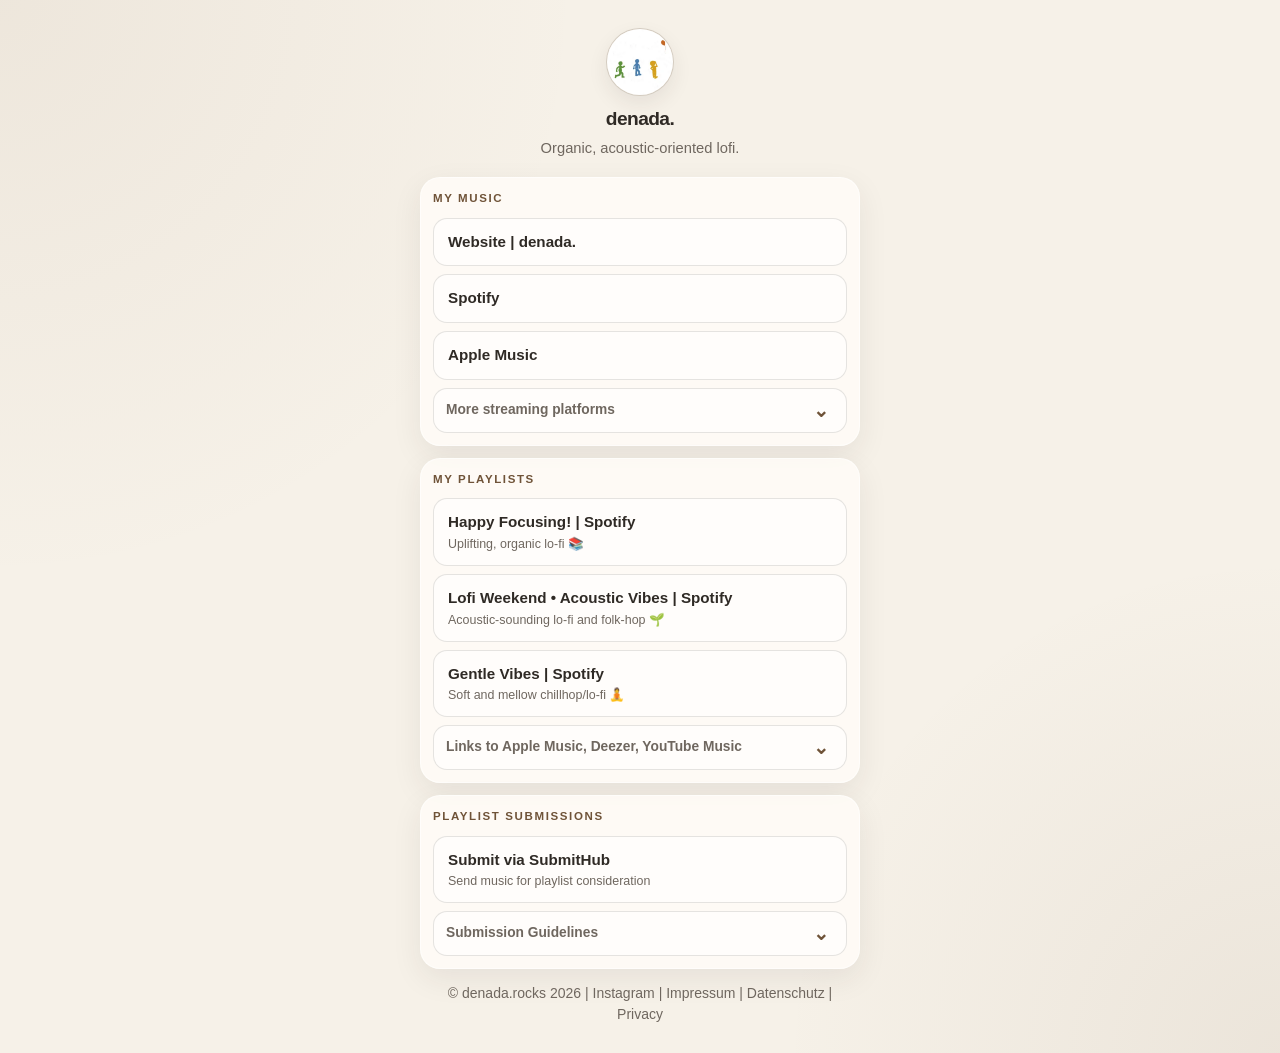
<file: hi.html>
<!DOCTYPE html>
<html lang="en">
<head>
  <meta charset="UTF-8" />
  <meta name="viewport" content="width=device-width, initial-scale=1.0" />
  <title>denada. | Links</title>
  <meta name="description" content="Official music, playlists, and submission links for denada." />
  <meta name="theme-color" content="#f6f1e8" />
  <link rel="canonical" href="https://denada.rocks/hi" />
  <link rel="icon" href="media/favicon.png" type="image/png" />
  <meta property="og:type" content="website" />
  <meta property="og:title" content="denada. | Links" />
  <meta property="og:description" content="Official music, playlists, and submission links for denada." />
  <meta property="og:url" content="https://denada.rocks/hi" />
  <meta property="og:image" content="https://denada.rocks/media/og-denada.jpg" />
  <meta name="twitter:card" content="summary_large_image" />
  <meta name="twitter:title" content="denada. | Links" />
  <meta name="twitter:description" content="Official music, playlists, and submission links for denada." />
  <meta name="twitter:image" content="https://denada.rocks/media/og-denada.jpg" />
  <style>
    :root {
      --bg: #f6f1e8;
      --bg-soft: #efe7da;
      --card: rgba(255, 252, 247, 0.86);
      --card-strong: rgba(255, 252, 247, 0.96);
      --text: #2f2a25;
      --muted: #6f675f;
      --line: rgba(47, 42, 37, 0.12);
      --accent: #8b6b4b;
      --accent-dark: #6f5338;
      --shadow: 0 10px 30px rgba(47, 42, 37, 0.08);
      --radius: 20px;
      --radius-sm: 14px;
      --max-width: 440px;
    }

    * {
      box-sizing: border-box;
    }

    html,
    body {
      margin: 0;
      padding: 0;
      min-height: 100%;
    }

    html {
      -webkit-text-size-adjust: 100%;
    }

    body {
      font-family: -apple-system, BlinkMacSystemFont, "Segoe UI", Roboto, Arial, sans-serif;
      background:
        radial-gradient(circle at top left, rgba(139, 107, 75, 0.08), transparent 35%),
        radial-gradient(circle at bottom right, rgba(111, 83, 56, 0.08), transparent 30%),
        var(--bg);
      color: var(--text);
      line-height: 1.5;
      display: flex;
      justify-content: center;
      padding: 18px 14px 28px;
    }

    a {
      color: inherit;
      text-decoration: none;
    }

    .wrap {
      width: 100%;
      max-width: var(--max-width);
    }

    .hero {
      text-align: center;
      padding: 10px 8px 18px;
    }

    .avatar {
      display: block;
      width: 68px;
      height: 68px;
      margin: 0 auto 12px;
      border-radius: 50%;
      object-fit: cover;
      border: 1px solid rgba(47, 42, 37, 0.1);
      box-shadow: 0 8px 20px rgba(47, 42, 37, 0.08);
      background: #e8dfd3;
    }

    h1 {
      margin: 0;
      font-size: 1.2rem;
      line-height: 1.15;
      letter-spacing: -0.03em;
      font-weight: 700;
    }

    .tagline {
      margin: 8px auto 0;
      max-width: 32ch;
      color: var(--muted);
      font-size: 0.92rem;
      line-height: 1.45;
    }

    .sections {
      display: grid;
      gap: 12px;
    }

    .section {
      background: var(--card);
      border: 1px solid rgba(255, 255, 255, 0.55);
      border-radius: var(--radius);
      box-shadow: var(--shadow);
      padding: 12px;
    }

    .section-title {
      margin: 0 0 10px;
      font-size: 0.72rem;
      text-transform: uppercase;
      letter-spacing: 0.14em;
      color: var(--accent-dark);
      font-weight: 700;
    }

    .links {
      display: grid;
      gap: 8px;
    }

    .link,
    .sub-link {
      display: flex;
      align-items: center;
      justify-content: flex-start;
      gap: 12px;
      min-height: 48px;
      padding: 12px 14px;
      border-radius: var(--radius-sm);
      border: 1px solid var(--line);
      background: rgba(255, 255, 255, 0.55);
      color: var(--text);
      font-size: 0.95rem;
      font-weight: 600;
      transition: transform 120ms ease, box-shadow 120ms ease, border-color 120ms ease, background 120ms ease;
      -webkit-tap-highlight-color: transparent;
    }

    .sub-link {
      min-height: 42px;
      padding: 10px 12px;
      font-size: 0.88rem;
      font-weight: 600;
      background: rgba(255, 255, 255, 0.55);
    }

    .link:hover,
    .sub-link:hover,
    .toggle-summary:hover {
      transform: translateY(-1px);
      box-shadow: var(--shadow);
      border-color: rgba(47, 42, 37, 0.18);
      background: #fff;
    }

    .link:focus-visible,
    .sub-link:focus-visible,
    .toggle-summary:focus-visible,
    .footer a:focus-visible {
      outline: 3px solid rgba(111, 83, 56, 0.58);
      outline-offset: 3px;
    }

    .link:active,
    .sub-link:active {
      transform: translateY(0);
    }

    .link-main {
      display: flex;
      flex-direction: column;
      gap: 2px;
      min-width: 0;
      width: 100%;
    }

    .link-label {
      white-space: nowrap;
      overflow: hidden;
      text-overflow: ellipsis;
    }

    .link-note {
      color: var(--muted);
      font-size: 0.78rem;
      font-weight: 500;
      line-height: 1.35;
    }

    .arrow {
      display: none;
    }

    details {
      border-radius: var(--radius-sm);
    }

    .toggle-summary {
      list-style: none;
      display: flex;
      align-items: center;
      justify-content: space-between;
      gap: 10px;
      min-height: 42px;
      padding: 10px 12px;
      border-radius: var(--radius-sm);
      border: 1px solid var(--line);
      background: rgba(255, 255, 255, 0.55);
      color: var(--muted);
      font-size: 0.86rem;
      font-weight: 600;
      cursor: pointer;
      transition: background 120ms ease, border-color 120ms ease, box-shadow 120ms ease, transform 120ms ease;
    }

    .toggle-summary::-webkit-details-marker {
      display: none;
    }

    .toggle-summary:hover {
      background: #fff;
      border-color: rgba(47, 42, 37, 0.18);
      box-shadow: var(--shadow);
      transform: translateY(-1px);
    }

    .toggle-icon {
      display: flex;
      align-items: center;
      justify-content: center;
      flex: 0 0 auto;
      width: 1.4em;
      height: 1.2em;
      color: var(--accent-dark);
      font-size: 1.2rem;
      line-height: 1;
      font-weight: 700;
      transition: transform 160ms ease;
    }

    details[open] .toggle-icon {
      transform: rotate(180deg);
    }

    .toggle-content {
      margin-top: 8px;
      padding: 10px;
      border: 1px solid var(--line);
      border-radius: var(--radius-sm);
      background: rgba(255, 255, 255, 0.55);
    }

    .toggle-text {
      margin: 0 0 8px;
      color: var(--muted);
      font-size: 0.82rem;
      line-height: 1.45;
    }

    .sub-links {
      display: grid;
      gap: 8px;
    }

    .footer {
      text-align: center;
      color: var(--muted);
      font-size: 0.875rem;
      padding: 14px 4px 0;
    }

    @media (max-width: 420px) {
      body {
        padding: 14px 10px 22px;
      }

      .hero {
        padding-bottom: 16px;
      }

      .avatar {
        width: 62px;
        height: 62px;
        margin-bottom: 10px;
      }

      h1 {
        font-size: 1.1rem;
      }

      .tagline {
        font-size: 0.88rem;
      }

      .section {
        padding: 10px;
      }

      .link,
      .sub-link {
        padding-left: 12px;
        padding-right: 12px;
      }

      .toggle-icon {
        font-size: 1.65rem;
      }
    }
  </style>
</head>
<body>
  <main class="wrap">
    <header class="hero">
      <img class="avatar" src="media/This_is_denada_Cover_small.webp" srcset="media/This_is_denada_Cover_small-256.webp 256w, media/This_is_denada_Cover_small.webp 512w" sizes="68px" width="512" height="512" decoding="async" alt="denada. logo" />
      <h1>denada.</h1>
      <p class="tagline">Organic, acoustic-oriented lofi.</p>
    </header>

    <div class="sections">
      <section class="section" aria-labelledby="music-title">
        <h2 class="section-title" id="music-title">My Music</h2>
        <div class="links">
          <a class="link" href="https://denada.rocks/" target="_blank" rel="noopener noreferrer">
            <span class="link-main">
              <span class="link-label">Website | denada.</span>
            </span>
          </a>

          <a class="link" href="https://open.spotify.com/artist/4ZKbNyILNSRRiiLBm8eUz3?si=KdamcO8JQkami3hMb6oAsQ" target="_blank" rel="noopener noreferrer">
            <span class="link-main">
              <span class="link-label">Spotify</span>
            </span>
          </a>

          <a class="link" href="https://music.apple.com/de/artist/denada/1569025652?l=en-GB" target="_blank" rel="noopener noreferrer">
            <span class="link-main">
              <span class="link-label">Apple Music</span>
            </span>
          </a>

          <details>
            <summary class="toggle-summary">
              <span>More streaming platforms</span>
              <span class="toggle-icon">⌄</span>
            </summary>
            <div class="toggle-content">
              <div class="sub-links">
                <a class="sub-link" href="https://deezer.page.link/upo1anz1cdYuNjSo9" target="_blank" rel="noopener noreferrer">
                  <span>Deezer</span>
                </a>

                <a class="sub-link" href="https://www.youtube.com/@denada." target="_blank" rel="noopener noreferrer">
                  <span>YouTube Music</span>
                </a>

                <a class="sub-link" href="https://soundcloud.com/denada-music/" target="_blank" rel="noopener noreferrer">
                  <span>SoundCloud</span>
                </a>

                <a class="sub-link" href="https://www.amazon.de/music/player/artists/B095RS9D66/denada" target="_blank" rel="noopener noreferrer">
                  <span>Amazon Music</span>
                </a>

                <a class="sub-link" href="https://tidal.com/artist/25282285" target="_blank" rel="noopener noreferrer">
                  <span>Tidal</span>
                </a>
              </div>
            </div>
          </details>
        </div>
      </section>

      <section class="section" aria-labelledby="playlists-title">
        <h2 class="section-title" id="playlists-title">My Playlists</h2>
        <div class="links">
          <a class="link" href="https://open.spotify.com/playlist/2yM0Mk5U7EAF8bMwvcjMEy?si=2d8cecace7e74e8d" target="_blank" rel="noopener noreferrer">
            <span class="link-main">
              <span class="link-label">Happy Focusing! | Spotify</span>
              <span class="link-note">Uplifting, organic lo-fi 📚</span>
            </span>
          </a>

          <a class="link" href="https://open.spotify.com/playlist/4GEXdMPntQ0e6gx1YuKI6T?si=d0d2d50a4aef4034" target="_blank" rel="noopener noreferrer">
            <span class="link-main">
              <span class="link-label">Lofi Weekend • Acoustic Vibes | Spotify</span>
              <span class="link-note">Acoustic-sounding lo-fi and folk-hop 🌱</span>
            </span>
          </a>

          <a class="link" href="https://open.spotify.com/playlist/7lrk5fiS1vPyIXCjpr7PGA?si=8436cfe9fa9343f7" target="_blank" rel="noopener noreferrer">
            <span class="link-main">
              <span class="link-label">Gentle Vibes | Spotify</span>
              <span class="link-note">Soft and mellow chillhop/lo-fi 🧘</span>
            </span>
          </a>

          <details>
            <summary class="toggle-summary">
              <span>Links to Apple Music, Deezer, YouTube Music</span>
              <span class="toggle-icon">⌄</span>
            </summary>
            <div class="toggle-content">

              <div class="sub-links">
                <a class="sub-link" href="https://music.apple.com/de/playlist/happy-focusing/pl.u-bVeTKAAYzo?l=en" target="_blank" rel="noopener noreferrer">
                  <span>Happy Focusing! | Apple Music</span>
                </a>

                <a class="sub-link" href="https://music.apple.com/de/playlist/lofi-weekend-acoustic-vibes/pl.u-YmGqFgAAebl?l=en-GB" target="_blank" rel="noopener noreferrer">
                  <span>Lofi Weekend • Acoustic Vibes | Apple Music</span>
                </a>

                <a class="sub-link" href="https://music.apple.com/de/playlist/gentle-vibes/pl.u-YyRCgAAebl?l=en" target="_blank" rel="noopener noreferrer">
                  <span>Gentle Vibes | Apple Music</span>
                </a>

                <a class="sub-link" href="https://denada.rocks/#playlists" target="_blank" rel="noopener noreferrer">
                  <span>Other links (Deezer, Youtube Music)</span>
                </a>
              </div>
            </div>
          </details>
        </div>
      </section>

      <section class="section" aria-labelledby="submissions-title">
        <h2 class="section-title" id="submissions-title">Playlist Submissions</h2>
        <div class="links">
          <a class="link" href="https://www.submithub.com/playlister/denada-rocks" target="_blank" rel="noopener noreferrer">
            <span class="link-main">
              <span class="link-label">Submit via SubmitHub</span>
              <span class="link-note">Send music for playlist consideration</span>
            </span>
          </a>

          <details>
            <summary class="toggle-summary">
              <span>Submission Guidelines</span>
              <span class="toggle-icon">⌄</span>
            </summary>
            <div class="toggle-content">
              <p class="toggle-text">
                Please use SubmitHub (free or paid) to submit your song. Please don't use Instagram or email to send me your songs.<br><br>
                Please note that there is no way to buy your song onto my playlist. In general, I strongly recommend to <b>never pay for guaranteed listings</b>!<br>
                I don't accept AI songs.
              </p>
            </div>
          </details>
        </div>
      </section>
    </div>

    <div class="footer">
      <a href="https://denada.rocks/" target="_blank" rel="noopener noreferrer">© denada.rocks 2026</a> |
      <a href="https://www.instagram.com/denada.rocks" target="_blank" rel="noopener noreferrer">Instagram</a> |
      <a href="https://denada.rocks/impressum-de.html#impressum">Impressum</a> |
      <a href="https://denada.rocks/impressum-de.html#privacy">Datenschutz</a> |
      <a href="https://denada.rocks/impressum.html#privacy">Privacy</a>
    </div>
  </main>
</body>
</html>
</file>
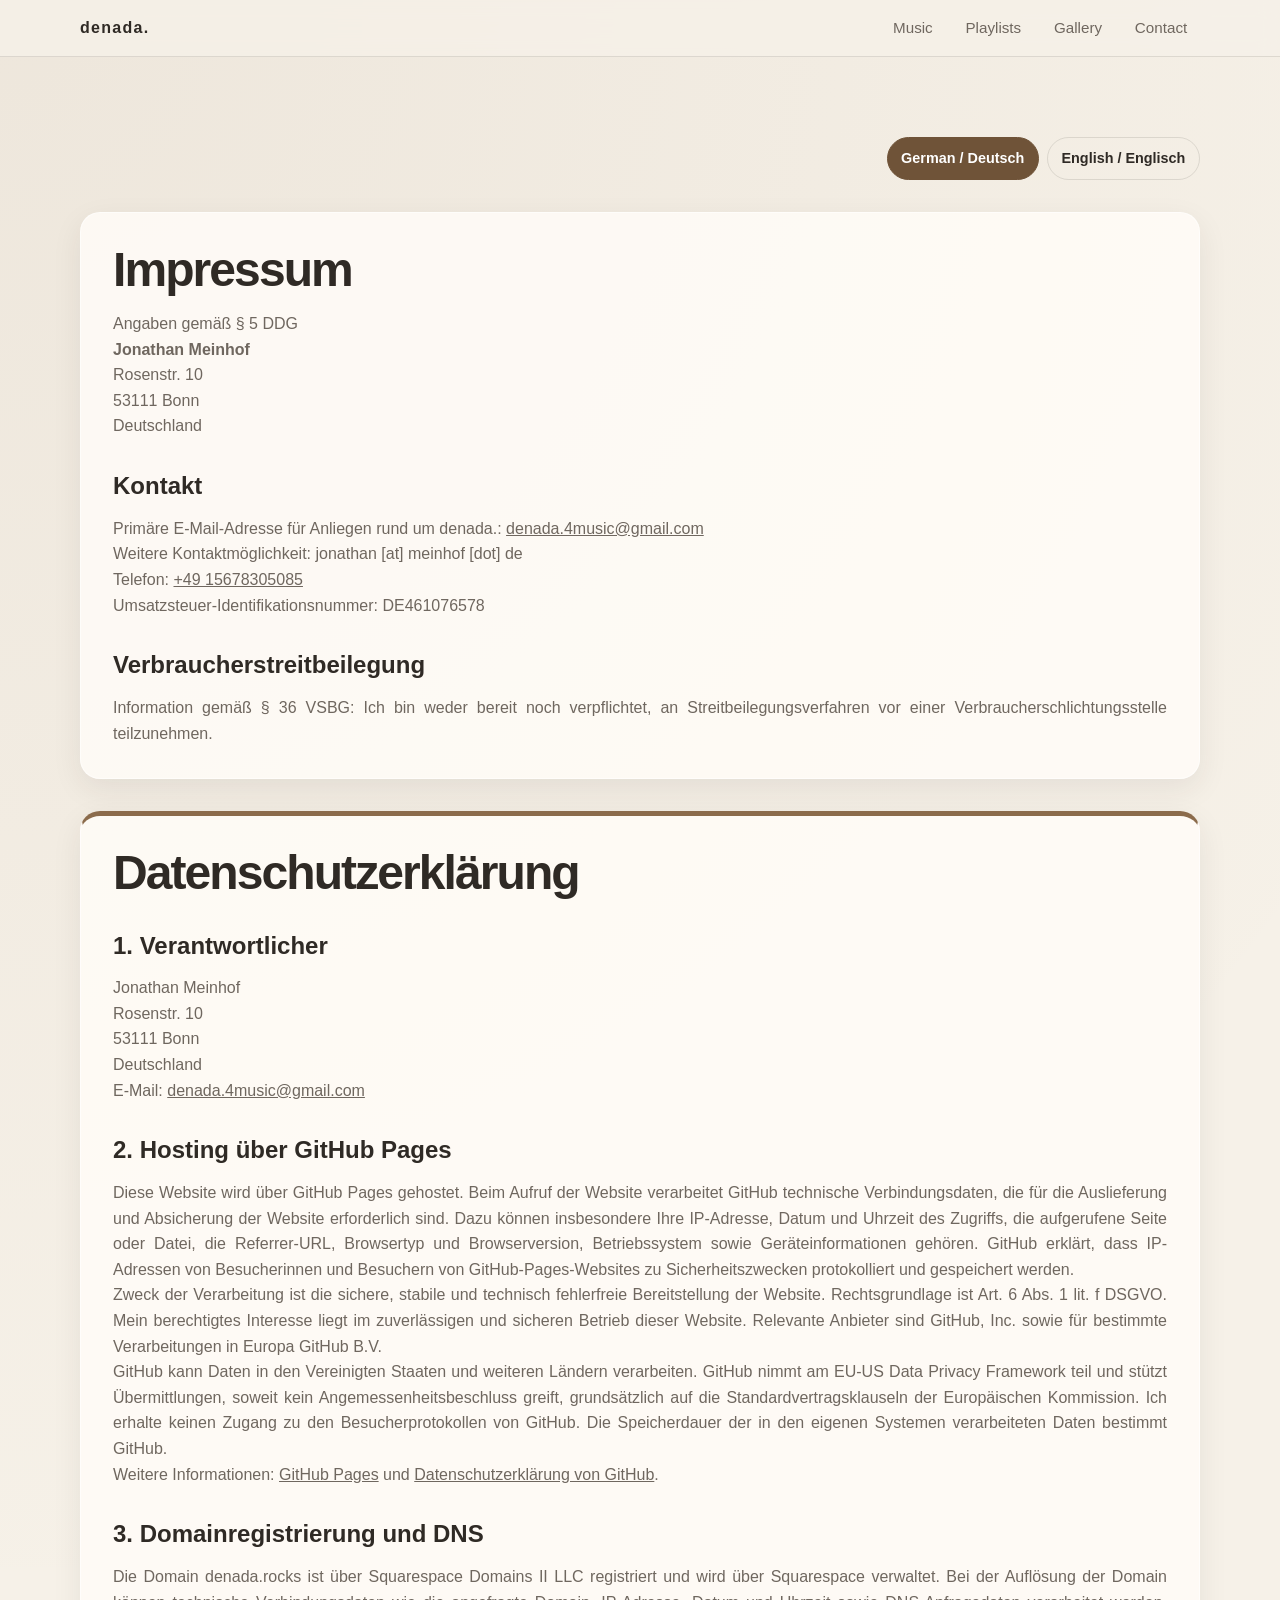
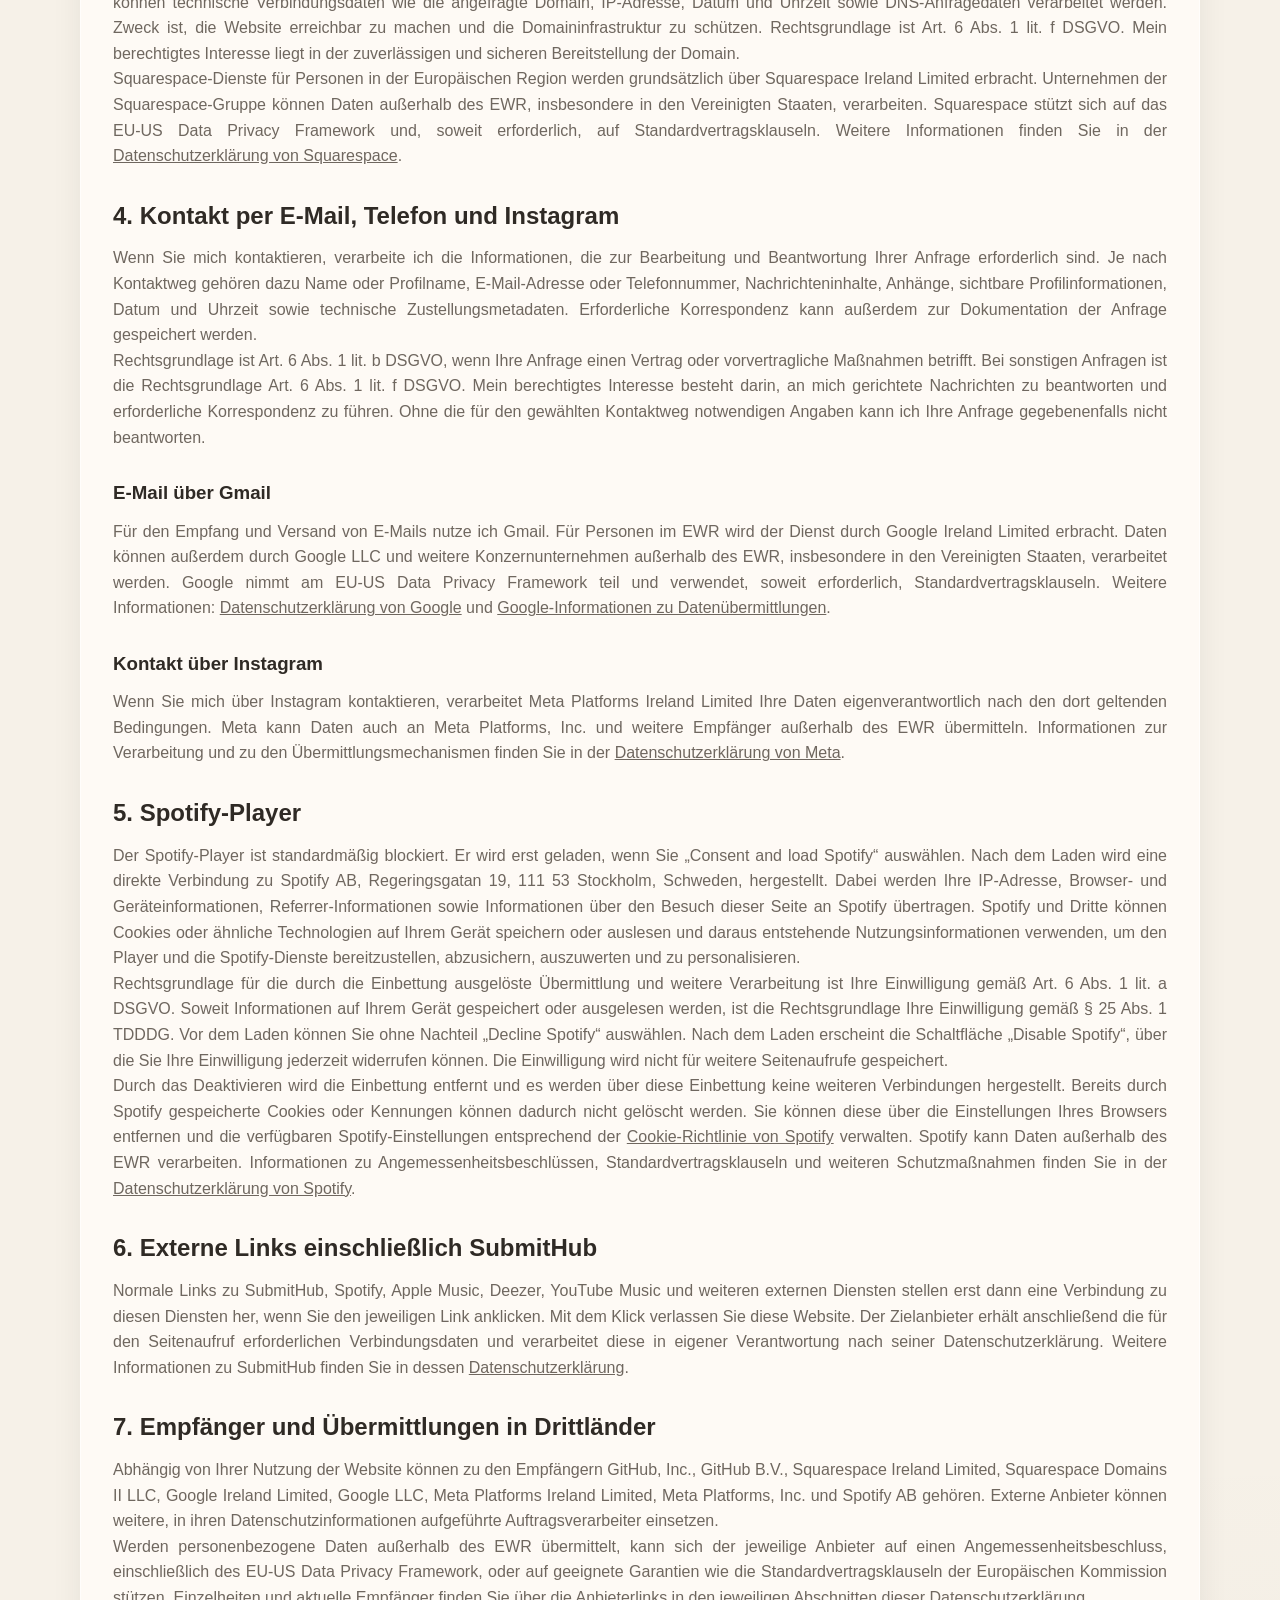
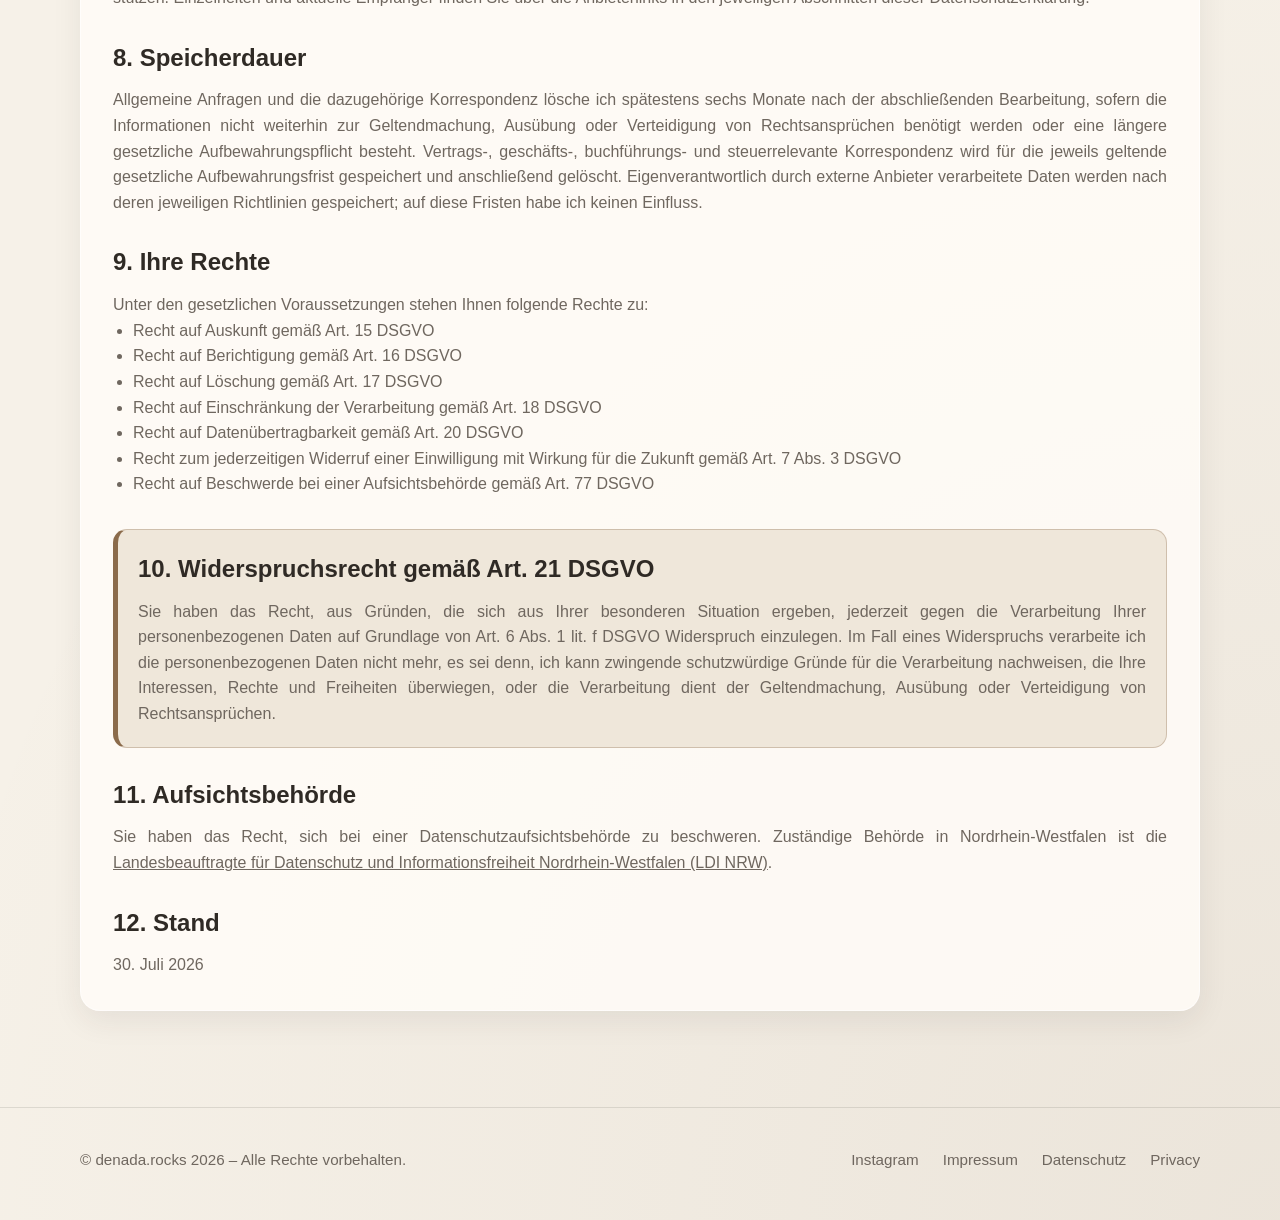
<file: impressum-de.html>
<!DOCTYPE html>
<html lang="de">
<head>
  <meta charset="UTF-8" />
  <meta name="viewport" content="width=device-width, initial-scale=1.0" />
  <title>Impressum &amp; Datenschutz | denada.</title>
  <meta name="description" content="Impressum und Datenschutzerklärung für denada.rocks." />
  <meta name="theme-color" content="#f6f1e8" />
  <link rel="canonical" href="https://denada.rocks/impressum-de.html" />
  <link rel="alternate" hreflang="de" href="https://denada.rocks/impressum-de.html" />
  <link rel="alternate" hreflang="en" href="https://denada.rocks/impressum.html" />
  <link rel="alternate" hreflang="x-default" href="https://denada.rocks/impressum-de.html" />
  <link rel="icon" href="media/favicon.png" type="image/png" />
  <link rel="stylesheet" href="styles.css" />
</head>
<body>
  <header class="site-header">
    <div class="container nav">
      <a href="index.html#home" class="brand">denada.</a>
      <nav class="nav-links" aria-label="Main navigation">
        <a href="index.html#music">Music</a>
        <a href="index.html#playlists">Playlists</a>
        <a href="index.html#gallery">Gallery</a>
        <a href="index.html#contact">Contact</a>
      </nav>
    </div>
  </header>

  <main class="legal-page">
    <div class="container legal-sections">
      <nav class="language-switch" aria-label="Sprachauswahl">
        <span aria-current="page">German / Deutsch</span>
        <a href="impressum.html" lang="en">English / Englisch</a>
      </nav>

      <section id="impressum" class="legal-wrap legal-section" aria-labelledby="impressum-heading">
        <h1 id="impressum-heading">Impressum</h1>

        <p>Angaben gemäß § 5 DDG</p>

        <p>
          <strong>Jonathan Meinhof</strong><br>
          Rosenstr. 10<br>
          53111 Bonn<br>
          Deutschland
        </p>

        <h2>Kontakt</h2>
        <p>
          Primäre E-Mail-Adresse für Anliegen rund um denada.:
          <a href="mailto:denada.4music@gmail.com">denada.4music@gmail.com</a>
          <br>
          Weitere Kontaktmöglichkeit: jonathan [at] meinhof [dot] de
        </p>
        <p>
          Telefon: <a href="tel:+4915678305085">+49 15678305085</a>
        </p>

        <p>Umsatzsteuer-Identifikationsnummer: DE461076578</p>

        <h2>Verbraucherstreitbeilegung</h2>
        <p>
          Information gemäß § 36 VSBG: Ich bin weder bereit noch verpflichtet, an
          Streitbeilegungsverfahren vor einer Verbraucherschlichtungsstelle teilzunehmen.
        </p>
      </section>

      <section id="privacy" class="legal-wrap legal-section privacy-section" aria-labelledby="privacy-heading">
        <h1 id="privacy-heading">Datenschutzerklärung</h1>

        <h2>1. Verantwortlicher</h2>
        <p>
          Jonathan Meinhof<br>
          Rosenstr. 10<br>
          53111 Bonn<br>
          Deutschland
        </p>
        <p>
          E-Mail:
          <a href="mailto:denada.4music@gmail.com">denada.4music@gmail.com</a>
        </p>

        <h2>2. Hosting über GitHub Pages</h2>
        <p>
          Diese Website wird über GitHub Pages gehostet. Beim Aufruf der Website
          verarbeitet GitHub technische Verbindungsdaten, die für die Auslieferung und
          Absicherung der Website erforderlich sind. Dazu können insbesondere Ihre
          IP-Adresse, Datum und Uhrzeit des Zugriffs, die aufgerufene Seite oder Datei,
          die Referrer-URL, Browsertyp und Browserversion, Betriebssystem sowie
          Geräteinformationen gehören. GitHub erklärt, dass IP-Adressen von Besucherinnen
          und Besuchern von GitHub-Pages-Websites zu Sicherheitszwecken protokolliert und
          gespeichert werden.
        </p>
        <p>
          Zweck der Verarbeitung ist die sichere, stabile und technisch fehlerfreie
          Bereitstellung der Website. Rechtsgrundlage ist Art. 6 Abs. 1 lit. f DSGVO.
          Mein berechtigtes Interesse liegt im zuverlässigen und sicheren Betrieb dieser
          Website. Relevante Anbieter sind GitHub, Inc. sowie für bestimmte Verarbeitungen
          in Europa GitHub B.V.
        </p>
        <p>
          GitHub kann Daten in den Vereinigten Staaten und weiteren Ländern verarbeiten.
          GitHub nimmt am EU-US Data Privacy Framework teil und stützt Übermittlungen,
          soweit kein Angemessenheitsbeschluss greift, grundsätzlich auf die
          Standardvertragsklauseln der Europäischen Kommission. Ich erhalte keinen Zugang
          zu den Besucherprotokollen von GitHub. Die Speicherdauer der in den eigenen
          Systemen verarbeiteten Daten bestimmt GitHub.
        </p>
        <p>
          Weitere Informationen:
          <a href="https://docs.github.com/de/pages/getting-started-with-github-pages/what-is-github-pages" target="_blank" rel="noopener noreferrer">GitHub Pages</a>
          und
          <a href="https://docs.github.com/de/site-policy/privacy-policies/github-general-privacy-statement" target="_blank" rel="noopener noreferrer">Datenschutzerklärung von GitHub</a>.
        </p>

        <h2>3. Domainregistrierung und DNS</h2>
        <p>
          Die Domain denada.rocks ist über Squarespace Domains II LLC registriert und wird
          über Squarespace verwaltet. Bei der Auflösung der Domain können technische
          Verbindungsdaten wie die angefragte Domain, IP-Adresse, Datum und Uhrzeit sowie
          DNS-Anfragedaten verarbeitet werden. Zweck ist, die Website erreichbar zu machen
          und die Domaininfrastruktur zu schützen. Rechtsgrundlage ist Art. 6 Abs. 1 lit. f
          DSGVO. Mein berechtigtes Interesse liegt in der zuverlässigen und sicheren
          Bereitstellung der Domain.
        </p>
        <p>
          Squarespace-Dienste für Personen in der Europäischen Region werden grundsätzlich
          über Squarespace Ireland Limited erbracht. Unternehmen der Squarespace-Gruppe
          können Daten außerhalb des EWR, insbesondere in den Vereinigten Staaten,
          verarbeiten. Squarespace stützt sich auf das EU-US Data Privacy Framework und,
          soweit erforderlich, auf Standardvertragsklauseln. Weitere Informationen finden
          Sie in der
          <a href="https://www.squarespace.com/privacy" target="_blank" rel="noopener noreferrer">Datenschutzerklärung von Squarespace</a>.
        </p>

        <h2>4. Kontakt per E-Mail, Telefon und Instagram</h2>
        <p>
          Wenn Sie mich kontaktieren, verarbeite ich die Informationen, die zur Bearbeitung
          und Beantwortung Ihrer Anfrage erforderlich sind. Je nach Kontaktweg gehören dazu
          Name oder Profilname, E-Mail-Adresse oder Telefonnummer, Nachrichteninhalte,
          Anhänge, sichtbare Profilinformationen, Datum und Uhrzeit sowie technische
          Zustellungsmetadaten. Erforderliche Korrespondenz kann außerdem zur Dokumentation
          der Anfrage gespeichert werden.
        </p>
        <p>
          Rechtsgrundlage ist Art. 6 Abs. 1 lit. b DSGVO, wenn Ihre Anfrage einen Vertrag
          oder vorvertragliche Maßnahmen betrifft. Bei sonstigen Anfragen ist die
          Rechtsgrundlage Art. 6 Abs. 1 lit. f DSGVO. Mein berechtigtes Interesse besteht
          darin, an mich gerichtete Nachrichten zu beantworten und erforderliche
          Korrespondenz zu führen. Ohne die für den gewählten Kontaktweg notwendigen Angaben
          kann ich Ihre Anfrage gegebenenfalls nicht beantworten.
        </p>

        <h3>E-Mail über Gmail</h3>
        <p>
          Für den Empfang und Versand von E-Mails nutze ich Gmail. Für Personen im EWR wird
          der Dienst durch Google Ireland Limited erbracht. Daten können außerdem durch
          Google LLC und weitere Konzernunternehmen außerhalb des EWR, insbesondere in den
          Vereinigten Staaten, verarbeitet werden. Google nimmt am EU-US Data Privacy
          Framework teil und verwendet, soweit erforderlich, Standardvertragsklauseln.
          Weitere Informationen:
          <a href="https://policies.google.com/privacy?hl=de" target="_blank" rel="noopener noreferrer">Datenschutzerklärung von Google</a>
          und
          <a href="https://policies.google.com/privacy/frameworks?hl=de" target="_blank" rel="noopener noreferrer">Google-Informationen zu Datenübermittlungen</a>.
        </p>

        <h3>Kontakt über Instagram</h3>
        <p>
          Wenn Sie mich über Instagram kontaktieren, verarbeitet Meta Platforms Ireland
          Limited Ihre Daten eigenverantwortlich nach den dort geltenden Bedingungen. Meta
          kann Daten auch an Meta Platforms, Inc. und weitere Empfänger außerhalb des EWR
          übermitteln. Informationen zur Verarbeitung und zu den Übermittlungsmechanismen
          finden Sie in der
          <a href="https://www.facebook.com/privacy/policy/" target="_blank" rel="noopener noreferrer">Datenschutzerklärung von Meta</a>.
        </p>

        <h2 id="spotify-embed">5. Spotify-Player</h2>
        <p>
          Der Spotify-Player ist standardmäßig blockiert. Er wird erst geladen, wenn Sie
          „Consent and load Spotify“ auswählen. Nach dem Laden wird eine direkte Verbindung
          zu Spotify AB, Regeringsgatan 19, 111 53 Stockholm, Schweden, hergestellt. Dabei
          werden Ihre IP-Adresse, Browser- und Geräteinformationen, Referrer-Informationen
          sowie Informationen über den Besuch dieser Seite an Spotify übertragen. Spotify
          und Dritte können Cookies oder ähnliche Technologien auf Ihrem Gerät speichern
          oder auslesen und daraus entstehende Nutzungsinformationen verwenden, um den
          Player und die Spotify-Dienste bereitzustellen, abzusichern, auszuwerten und zu
          personalisieren.
        </p>
        <p>
          Rechtsgrundlage für die durch die Einbettung ausgelöste Übermittlung und weitere
          Verarbeitung ist Ihre Einwilligung gemäß Art. 6 Abs. 1 lit. a DSGVO. Soweit
          Informationen auf Ihrem Gerät gespeichert oder ausgelesen werden, ist die
          Rechtsgrundlage Ihre Einwilligung gemäß § 25 Abs. 1 TDDDG. Vor dem Laden können
          Sie ohne Nachteil „Decline Spotify“ auswählen. Nach dem Laden erscheint die
          Schaltfläche „Disable Spotify“, über die Sie Ihre Einwilligung jederzeit
          widerrufen können. Die Einwilligung wird nicht für weitere Seitenaufrufe
          gespeichert.
        </p>
        <p>
          Durch das Deaktivieren wird die Einbettung entfernt und es werden über diese
          Einbettung keine weiteren Verbindungen hergestellt. Bereits durch Spotify
          gespeicherte Cookies oder Kennungen können dadurch nicht gelöscht werden. Sie
          können diese über die Einstellungen Ihres Browsers entfernen und die verfügbaren
          Spotify-Einstellungen entsprechend der
          <a href="https://www.spotify.com/de/legal/cookies-policy/" target="_blank" rel="noopener noreferrer">Cookie-Richtlinie von Spotify</a>
          verwalten. Spotify kann Daten außerhalb des EWR verarbeiten. Informationen zu
          Angemessenheitsbeschlüssen, Standardvertragsklauseln und weiteren
          Schutzmaßnahmen finden Sie in der
          <a href="https://www.spotify.com/de/legal/privacy-policy/" target="_blank" rel="noopener noreferrer">Datenschutzerklärung von Spotify</a>.
        </p>

        <h2 id="external-links">6. Externe Links einschließlich SubmitHub</h2>
        <p>
          Normale Links zu SubmitHub, Spotify, Apple Music, Deezer, YouTube Music und
          weiteren externen Diensten stellen erst dann eine Verbindung zu diesen Diensten
          her, wenn Sie den jeweiligen Link anklicken. Mit dem Klick verlassen Sie diese
          Website. Der Zielanbieter erhält anschließend die für den Seitenaufruf
          erforderlichen Verbindungsdaten und verarbeitet diese in eigener Verantwortung
          nach seiner Datenschutzerklärung. Weitere Informationen zu SubmitHub finden Sie
          in dessen
          <a href="https://www.submithub.com/about/privacy" target="_blank" rel="noopener noreferrer">Datenschutzerklärung</a>.
        </p>

        <h2>7. Empfänger und Übermittlungen in Drittländer</h2>
        <p>
          Abhängig von Ihrer Nutzung der Website können zu den Empfängern GitHub, Inc.,
          GitHub B.V., Squarespace Ireland Limited, Squarespace Domains II LLC, Google
          Ireland Limited, Google LLC, Meta Platforms Ireland Limited, Meta Platforms,
          Inc. und Spotify AB gehören. Externe Anbieter können weitere, in ihren
          Datenschutzinformationen aufgeführte Auftragsverarbeiter einsetzen.
        </p>
        <p>
          Werden personenbezogene Daten außerhalb des EWR übermittelt, kann sich der
          jeweilige Anbieter auf einen Angemessenheitsbeschluss, einschließlich des EU-US
          Data Privacy Framework, oder auf geeignete Garantien wie die
          Standardvertragsklauseln der Europäischen Kommission stützen. Einzelheiten und
          aktuelle Empfänger finden Sie über die Anbieterlinks in den jeweiligen
          Abschnitten dieser Datenschutzerklärung.
        </p>

        <h2>8. Speicherdauer</h2>
        <p>
          Allgemeine Anfragen und die dazugehörige Korrespondenz lösche ich spätestens
          sechs Monate nach der abschließenden Bearbeitung, sofern die Informationen nicht
          weiterhin zur Geltendmachung, Ausübung oder Verteidigung von Rechtsansprüchen
          benötigt werden oder eine längere gesetzliche Aufbewahrungspflicht besteht.
          Vertrags-, geschäfts-, buchführungs- und steuerrelevante Korrespondenz wird für
          die jeweils geltende gesetzliche Aufbewahrungsfrist gespeichert und anschließend
          gelöscht. Eigenverantwortlich durch externe Anbieter verarbeitete Daten werden
          nach deren jeweiligen Richtlinien gespeichert; auf diese Fristen habe ich keinen
          Einfluss.
        </p>

        <h2>9. Ihre Rechte</h2>
        <p>Unter den gesetzlichen Voraussetzungen stehen Ihnen folgende Rechte zu:</p>
        <ul>
          <li>Recht auf Auskunft gemäß Art. 15 DSGVO</li>
          <li>Recht auf Berichtigung gemäß Art. 16 DSGVO</li>
          <li>Recht auf Löschung gemäß Art. 17 DSGVO</li>
          <li>Recht auf Einschränkung der Verarbeitung gemäß Art. 18 DSGVO</li>
          <li>Recht auf Datenübertragbarkeit gemäß Art. 20 DSGVO</li>
          <li>Recht zum jederzeitigen Widerruf einer Einwilligung mit Wirkung für die Zukunft gemäß Art. 7 Abs. 3 DSGVO</li>
          <li>Recht auf Beschwerde bei einer Aufsichtsbehörde gemäß Art. 77 DSGVO</li>
        </ul>

        <aside class="privacy-callout" aria-labelledby="objection-heading">
          <h2 id="objection-heading">10. Widerspruchsrecht gemäß Art. 21 DSGVO</h2>
          <p>
            Sie haben das Recht, aus Gründen, die sich aus Ihrer besonderen Situation
            ergeben, jederzeit gegen die Verarbeitung Ihrer personenbezogenen Daten auf
            Grundlage von Art. 6 Abs. 1 lit. f DSGVO Widerspruch einzulegen. Im Fall eines
            Widerspruchs verarbeite ich die personenbezogenen Daten nicht mehr, es sei denn,
            ich kann zwingende schutzwürdige Gründe für die Verarbeitung nachweisen, die
            Ihre Interessen, Rechte und Freiheiten überwiegen, oder die Verarbeitung dient
            der Geltendmachung, Ausübung oder Verteidigung von Rechtsansprüchen.
          </p>
        </aside>

        <h2>11. Aufsichtsbehörde</h2>
        <p>
          Sie haben das Recht, sich bei einer Datenschutzaufsichtsbehörde zu beschweren.
          Zuständige Behörde in Nordrhein-Westfalen ist die
          <a href="https://www.ldi.nrw.de/" target="_blank" rel="noopener noreferrer">Landesbeauftragte für Datenschutz und Informationsfreiheit Nordrhein-Westfalen (LDI NRW)</a>.
        </p>

        <h2>12. Stand</h2>
        <p>30. Juli 2026</p>
      </section>
    </div>
  </main>

  <footer>
    <div class="container footer-grid">
      <div class="footer-copy">© denada.rocks 2026 – Alle Rechte vorbehalten.</div>
      <a class="footer-link" href="https://instagram.com/denada.rocks" target="_blank" rel="noopener noreferrer">Instagram</a>
      <a class="footer-link" href="impressum-de.html#impressum">Impressum</a>
      <a class="footer-link" href="impressum-de.html#privacy">Datenschutz</a>
      <a class="footer-link" href="impressum.html#privacy" lang="en">Privacy</a>
    </div>
  </footer>
</body>
</html>
</file>
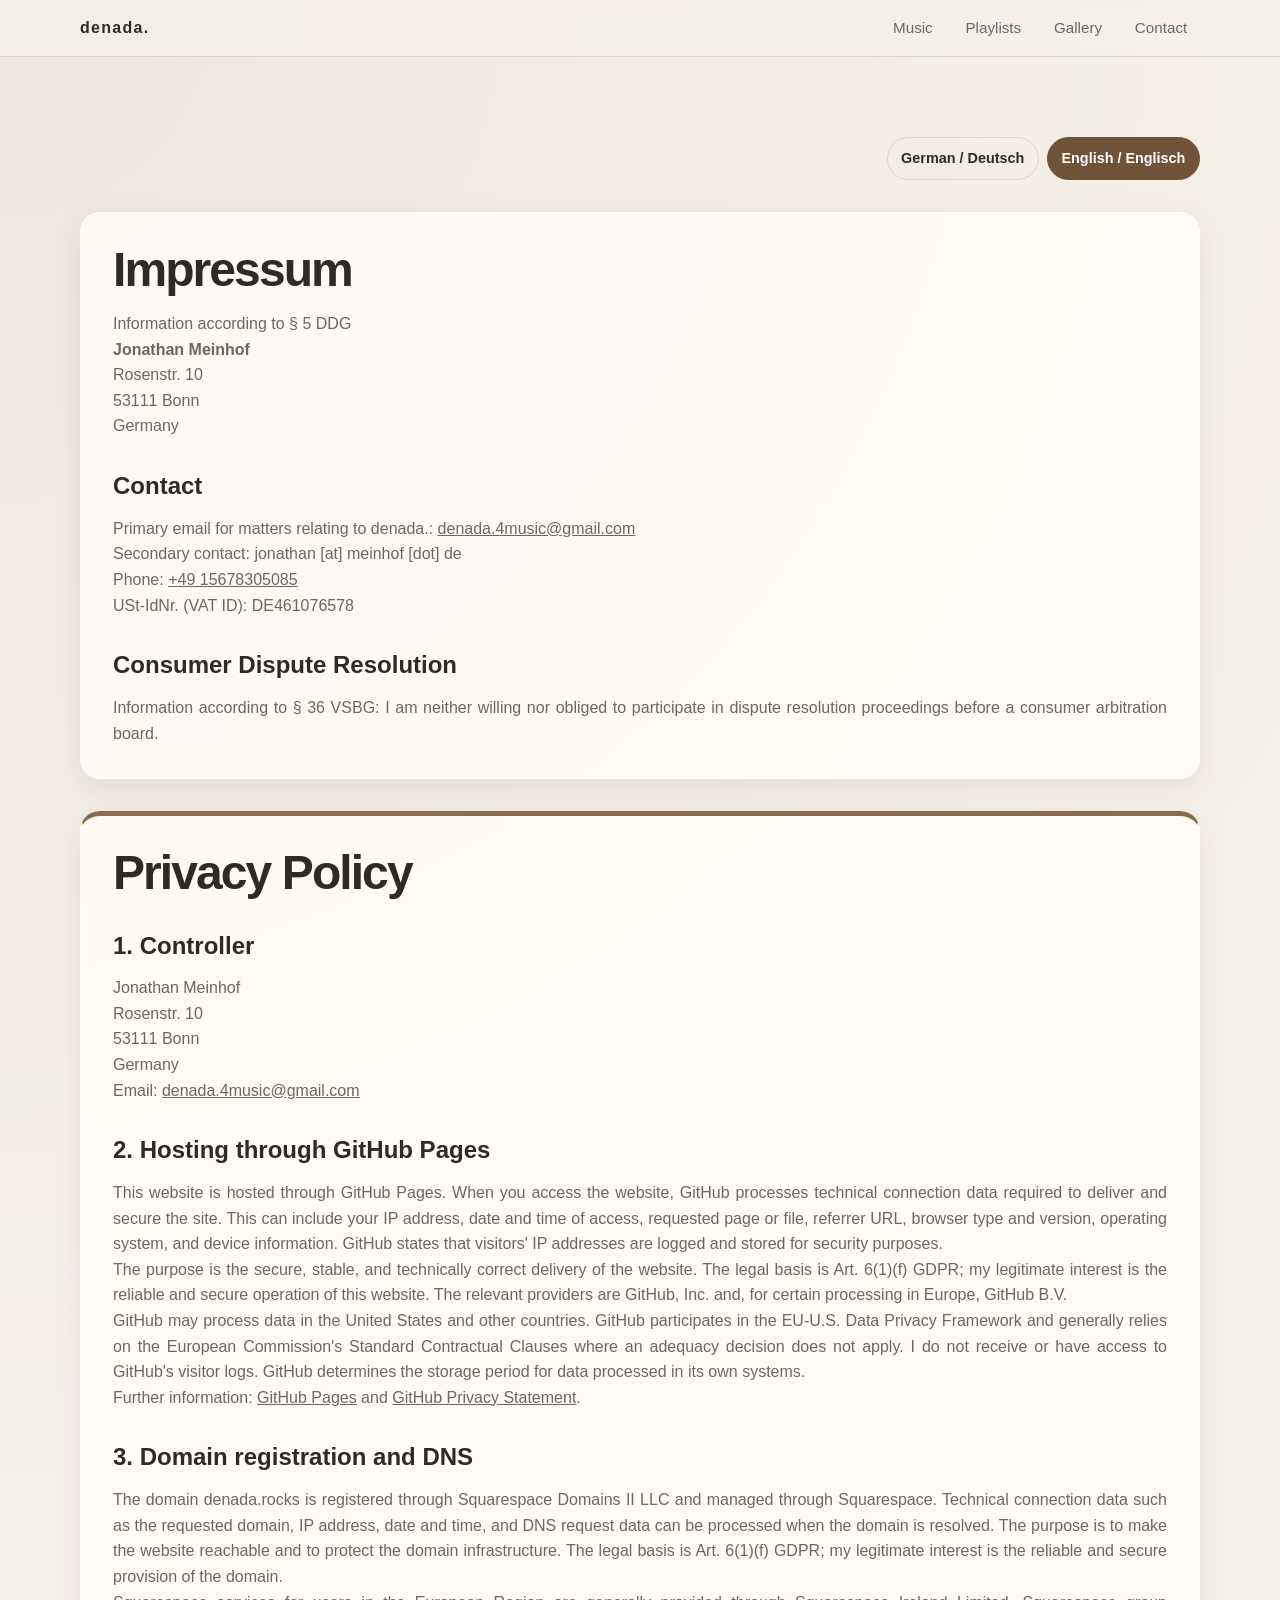
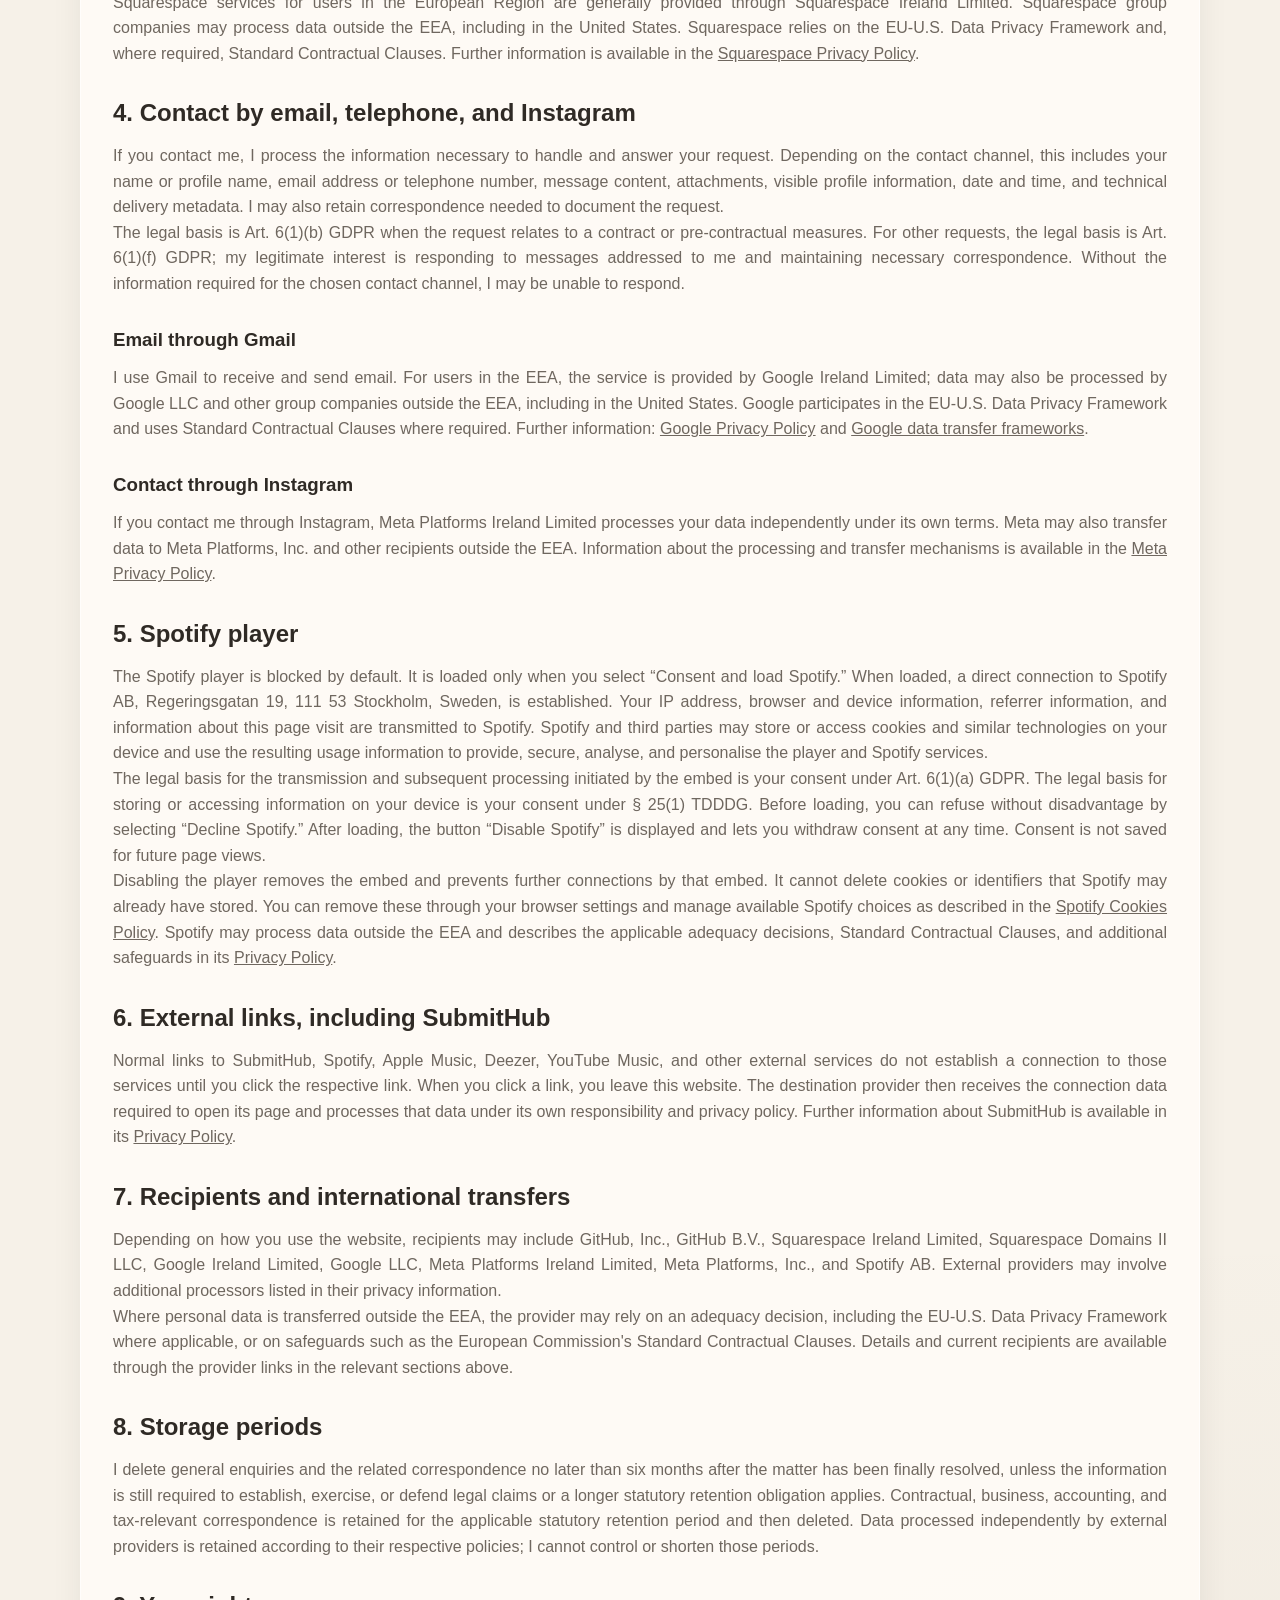
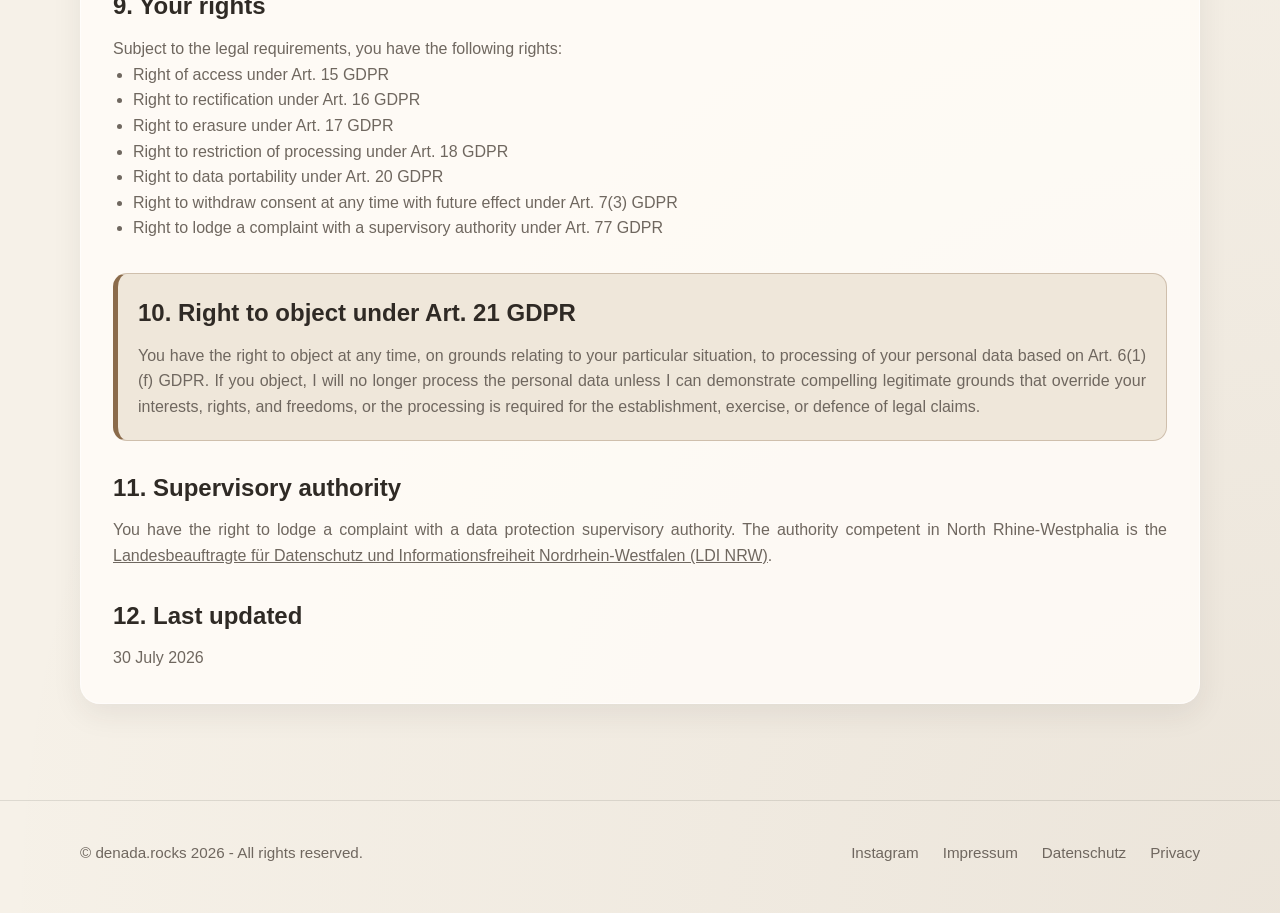
<file: impressum.html>
<!DOCTYPE html>
<html lang="en">
<head>
  <meta charset="UTF-8" />
  <meta name="viewport" content="width=device-width, initial-scale=1.0" />
  <title>Impressum &amp; Privacy | denada.</title>
  <meta name="description" content="Impressum and privacy policy for denada.rocks." />
  <meta name="theme-color" content="#f6f1e8" />
  <link rel="canonical" href="https://denada.rocks/impressum.html" />
  <link rel="alternate" hreflang="en" href="https://denada.rocks/impressum.html" />
  <link rel="alternate" hreflang="de" href="https://denada.rocks/impressum-de.html" />
  <link rel="alternate" hreflang="x-default" href="https://denada.rocks/impressum-de.html" />
  <link rel="icon" href="media/favicon.png" type="image/png" />
  <link rel="stylesheet" href="styles.css" />
</head>
<body>
  <header class="site-header">
    <div class="container nav">
      <a href="index.html#home" class="brand">denada.</a>
      <nav class="nav-links" aria-label="Main navigation">
        <a href="index.html#music">Music</a>
        <a href="index.html#playlists">Playlists</a>
        <a href="index.html#gallery">Gallery</a>
        <a href="index.html#contact">Contact</a>
      </nav>
    </div>
  </header>

  <main class="legal-page">
    <div class="container legal-sections">
      <nav class="language-switch" aria-label="Language selection">
        <a href="impressum-de.html" lang="de">German / Deutsch</a>
        <span aria-current="page">English / Englisch</span>
      </nav>

      <section id="impressum" class="legal-wrap legal-section" aria-labelledby="impressum-heading">
        <h1 id="impressum-heading">Impressum</h1>

        <p>Information according to § 5 DDG</p>

        <p>
          <strong>Jonathan Meinhof</strong><br>
          Rosenstr. 10<br>
          53111 Bonn<br>
          Germany
        </p>

        <h2>Contact</h2>
        <p>
          Primary email for matters relating to denada.:
          <a href="mailto:denada.4music@gmail.com">denada.4music@gmail.com</a>
          <br>
          Secondary contact: jonathan [at] meinhof [dot] de
        </p>
        <p>
          Phone: <a href="tel:+4915678305085">+49 15678305085</a>
        </p>

        <p>USt-IdNr. (VAT ID): DE461076578</p>

        <h2>Consumer Dispute Resolution</h2>
        <p>
          Information according to § 36 VSBG: I am neither willing nor obliged to
          participate in dispute resolution proceedings before a consumer arbitration board.
        </p>
      </section>

      <section id="privacy" class="legal-wrap legal-section privacy-section" aria-labelledby="privacy-heading">
        <h1 id="privacy-heading">Privacy Policy</h1>

        <h2>1. Controller</h2>
        <p>
          Jonathan Meinhof<br>
          Rosenstr. 10<br>
          53111 Bonn<br>
          Germany
        </p>
        <p>
          Email:
          <a href="mailto:denada.4music@gmail.com">denada.4music@gmail.com</a>
        </p>

        <h2>2. Hosting through GitHub Pages</h2>
        <p>
          This website is hosted through GitHub Pages. When you access the website,
          GitHub processes technical connection data required to deliver and secure the
          site. This can include your IP address, date and time of access, requested
          page or file, referrer URL, browser type and version, operating system, and
          device information. GitHub states that visitors' IP addresses are logged and
          stored for security purposes.
        </p>
        <p>
          The purpose is the secure, stable, and technically correct delivery of the
          website. The legal basis is Art. 6(1)(f) GDPR; my legitimate interest is the
          reliable and secure operation of this website. The relevant providers are
          GitHub, Inc. and, for certain processing in Europe, GitHub B.V.
        </p>
        <p>
          GitHub may process data in the United States and other countries. GitHub
          participates in the EU-U.S. Data Privacy Framework and generally relies on
          the European Commission's Standard Contractual Clauses where an adequacy
          decision does not apply. I do not receive or have access to GitHub's visitor
          logs. GitHub determines the storage period for data processed in its own
          systems.
        </p>
        <p>
          Further information:
          <a href="https://docs.github.com/en/pages/getting-started-with-github-pages/what-is-github-pages" target="_blank" rel="noopener noreferrer">GitHub Pages</a>
          and
          <a href="https://docs.github.com/en/site-policy/privacy-policies/github-general-privacy-statement" target="_blank" rel="noopener noreferrer">GitHub Privacy Statement</a>.
        </p>

        <h2>3. Domain registration and DNS</h2>
        <p>
          The domain denada.rocks is registered through Squarespace Domains II LLC and
          managed through Squarespace. Technical connection data such as the requested
          domain, IP address, date and time, and DNS request data can be processed when
          the domain is resolved. The purpose is to make the website reachable and to
          protect the domain infrastructure. The legal basis is Art. 6(1)(f) GDPR; my
          legitimate interest is the reliable and secure provision of the domain.
        </p>
        <p>
          Squarespace services for users in the European Region are generally provided
          through Squarespace Ireland Limited. Squarespace group companies may process
          data outside the EEA, including in the United States. Squarespace relies on the
          EU-U.S. Data Privacy Framework and, where required, Standard Contractual Clauses.
          Further information is available in the
          <a href="https://www.squarespace.com/privacy" target="_blank" rel="noopener noreferrer">Squarespace Privacy Policy</a>.
        </p>

        <h2>4. Contact by email, telephone, and Instagram</h2>
        <p>
          If you contact me, I process the information necessary to handle and answer
          your request. Depending on the contact channel, this includes your name or
          profile name, email address or telephone number, message content, attachments,
          visible profile information, date and time, and technical delivery metadata.
          I may also retain correspondence needed to document the request.
        </p>
        <p>
          The legal basis is Art. 6(1)(b) GDPR when the request relates to a contract or
          pre-contractual measures. For other requests, the legal basis is Art. 6(1)(f)
          GDPR; my legitimate interest is responding to messages addressed to me and
          maintaining necessary correspondence. Without the information required for
          the chosen contact channel, I may be unable to respond.
        </p>

        <h3>Email through Gmail</h3>
        <p>
          I use Gmail to receive and send email. For users in the EEA, the service is
          provided by Google Ireland Limited; data may also be processed by Google LLC
          and other group companies outside the EEA, including in the United States.
          Google participates in the EU-U.S. Data Privacy Framework and uses Standard
          Contractual Clauses where required. Further information:
          <a href="https://policies.google.com/privacy" target="_blank" rel="noopener noreferrer">Google Privacy Policy</a>
          and
          <a href="https://policies.google.com/privacy/frameworks" target="_blank" rel="noopener noreferrer">Google data transfer frameworks</a>.
        </p>

        <h3>Contact through Instagram</h3>
        <p>
          If you contact me through Instagram, Meta Platforms Ireland Limited processes
          your data independently under its own terms. Meta may also transfer data to
          Meta Platforms, Inc. and other recipients outside the EEA. Information about
          the processing and transfer mechanisms is available in the
          <a href="https://www.facebook.com/privacy/policy/" target="_blank" rel="noopener noreferrer">Meta Privacy Policy</a>.
        </p>

        <h2 id="spotify-embed">5. Spotify player</h2>
        <p>
          The Spotify player is blocked by default. It is loaded only when you select
          “Consent and load Spotify.” When loaded, a direct connection to Spotify AB,
          Regeringsgatan 19, 111 53 Stockholm, Sweden, is established. Your IP address,
          browser and device information, referrer information, and information about
          this page visit are transmitted to Spotify. Spotify and third parties may
          store or access cookies and similar technologies on your device and use the
          resulting usage information to provide, secure, analyse, and personalise the
          player and Spotify services.
        </p>
        <p>
          The legal basis for the transmission and subsequent processing initiated by
          the embed is your consent under Art. 6(1)(a) GDPR. The legal basis for storing
          or accessing information on your device is your consent under § 25(1) TDDDG.
          Before loading, you can refuse without disadvantage by selecting “Decline
          Spotify.” After loading, the button “Disable Spotify” is displayed and lets
          you withdraw consent at any time. Consent is not saved for future page views.
        </p>
        <p>
          Disabling the player removes the embed and prevents further connections by
          that embed. It cannot delete cookies or identifiers that Spotify may already
          have stored. You can remove these through your browser settings and manage
          available Spotify choices as described in the
          <a href="https://www.spotify.com/legal/cookies-policy/" target="_blank" rel="noopener noreferrer">Spotify Cookies Policy</a>.
          Spotify may process data outside the EEA and describes the applicable
          adequacy decisions, Standard Contractual Clauses, and additional safeguards in
          its
          <a href="https://www.spotify.com/legal/privacy-policy/" target="_blank" rel="noopener noreferrer">Privacy Policy</a>.
        </p>

        <h2 id="external-links">6. External links, including SubmitHub</h2>
        <p>
          Normal links to SubmitHub, Spotify, Apple Music, Deezer, YouTube Music, and
          other external services do not establish a connection to those services until
          you click the respective link. When you click a link, you leave this website.
          The destination provider then receives the connection data required to open
          its page and processes that data under its own responsibility and privacy
          policy. Further information about SubmitHub is available in its
          <a href="https://www.submithub.com/about/privacy" target="_blank" rel="noopener noreferrer">Privacy Policy</a>.
        </p>

        <h2>7. Recipients and international transfers</h2>
        <p>
          Depending on how you use the website, recipients may include GitHub, Inc.,
          GitHub B.V., Squarespace Ireland Limited, Squarespace Domains II LLC, Google
          Ireland Limited, Google LLC, Meta Platforms Ireland Limited, Meta Platforms,
          Inc., and Spotify AB. External providers may involve additional
          processors listed in their privacy information.
        </p>
        <p>
          Where personal data is transferred outside the EEA, the provider may rely on
          an adequacy decision, including the EU-U.S. Data Privacy Framework where
          applicable, or on safeguards such as the European Commission's Standard
          Contractual Clauses. Details and current recipients are available through the
          provider links in the relevant sections above.
        </p>

        <h2>8. Storage periods</h2>
        <p>
          I delete general enquiries and the related correspondence no later than six
          months after the matter has been finally resolved, unless the information is
          still required to establish, exercise, or defend legal claims or a longer
          statutory retention obligation applies. Contractual, business, accounting,
          and tax-relevant correspondence is retained for the applicable statutory
          retention period and then deleted. Data processed independently by external
          providers is retained according to their respective policies; I cannot
          control or shorten those periods.
        </p>

        <h2>9. Your rights</h2>
        <p>Subject to the legal requirements, you have the following rights:</p>
        <ul>
          <li>Right of access under Art. 15 GDPR</li>
          <li>Right to rectification under Art. 16 GDPR</li>
          <li>Right to erasure under Art. 17 GDPR</li>
          <li>Right to restriction of processing under Art. 18 GDPR</li>
          <li>Right to data portability under Art. 20 GDPR</li>
          <li>Right to withdraw consent at any time with future effect under Art. 7(3) GDPR</li>
          <li>Right to lodge a complaint with a supervisory authority under Art. 77 GDPR</li>
        </ul>

        <aside class="privacy-callout" aria-labelledby="objection-heading">
          <h2 id="objection-heading">10. Right to object under Art. 21 GDPR</h2>
          <p>
            You have the right to object at any time, on grounds relating to your
            particular situation, to processing of your personal data based on
            Art. 6(1)(f) GDPR. If you object, I will no longer process the personal data
            unless I can demonstrate compelling legitimate grounds that override your
            interests, rights, and freedoms, or the processing is required for the
            establishment, exercise, or defence of legal claims.
          </p>
        </aside>

        <h2>11. Supervisory authority</h2>
        <p>
          You have the right to lodge a complaint with a data protection supervisory
          authority. The authority competent in North Rhine-Westphalia is the
          <a href="https://www.ldi.nrw.de/" target="_blank" rel="noopener noreferrer">Landesbeauftragte für Datenschutz und Informationsfreiheit Nordrhein-Westfalen (LDI NRW)</a>.
        </p>

        <h2>12. Last updated</h2>
        <p>30 July 2026</p>
      </section>
    </div>
  </main>

  <footer>
    <div class="container footer-grid">
      <div class="footer-copy">© denada.rocks 2026 - All rights reserved.</div>
      <a class="footer-link" href="https://instagram.com/denada.rocks" target="_blank" rel="noopener noreferrer">Instagram</a>
      <a class="footer-link" href="impressum-de.html#impressum">Impressum</a>
      <a class="footer-link" href="impressum-de.html#privacy">Datenschutz</a>
      <a class="footer-link" href="impressum.html#privacy">Privacy</a>
    </div>
  </footer>
</body>
</html>
</file>
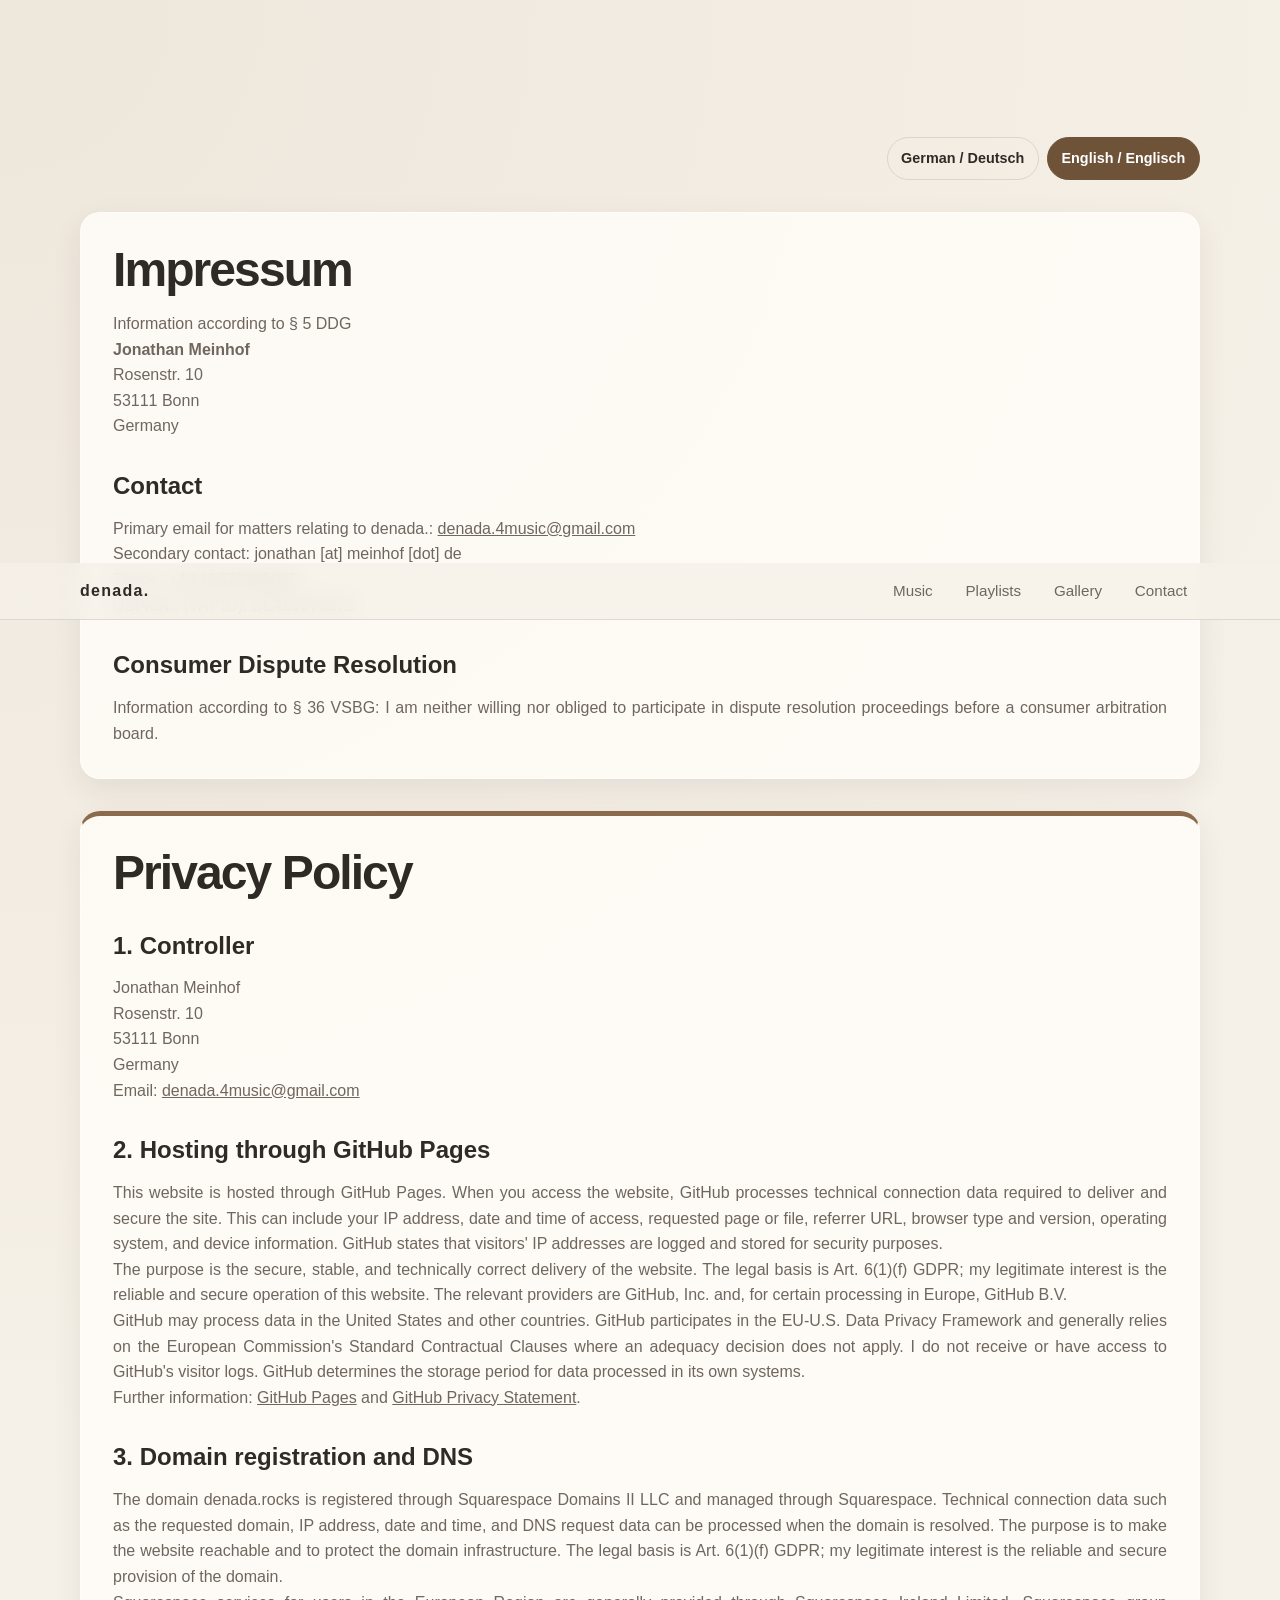
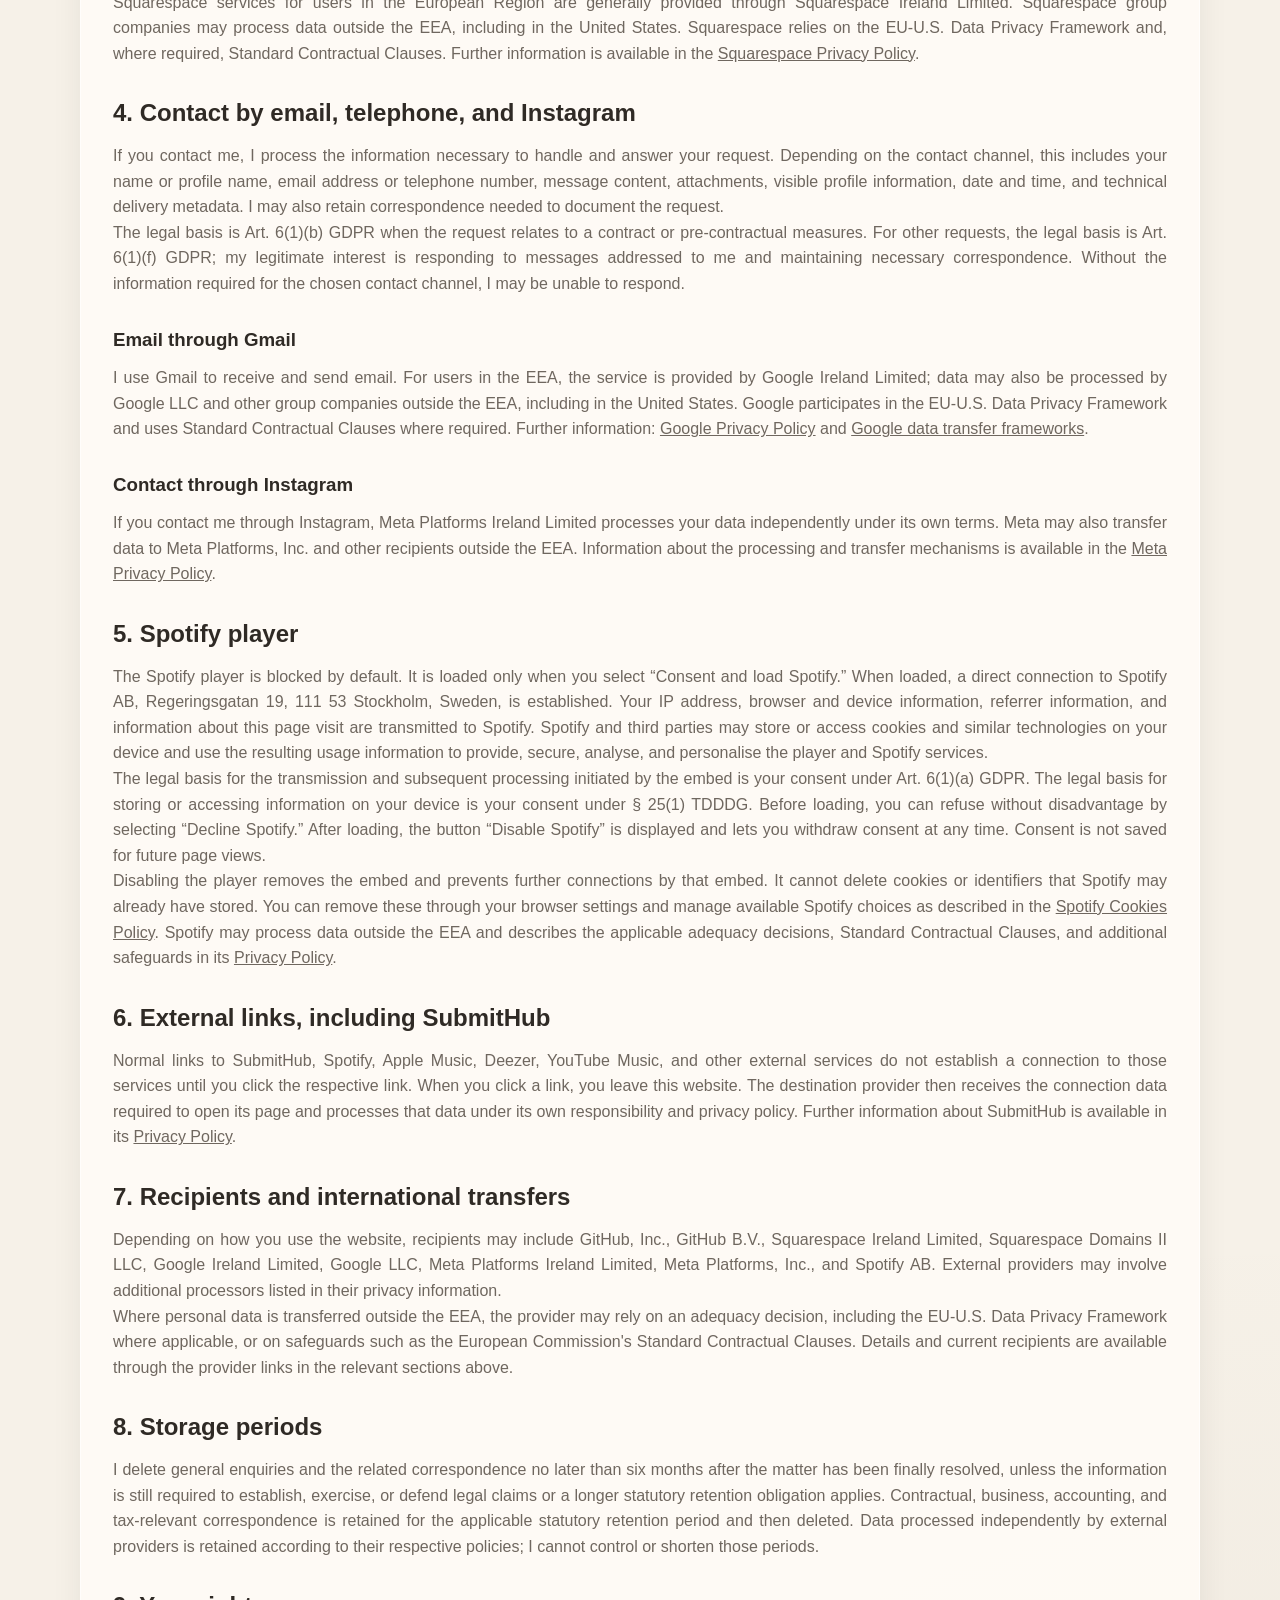
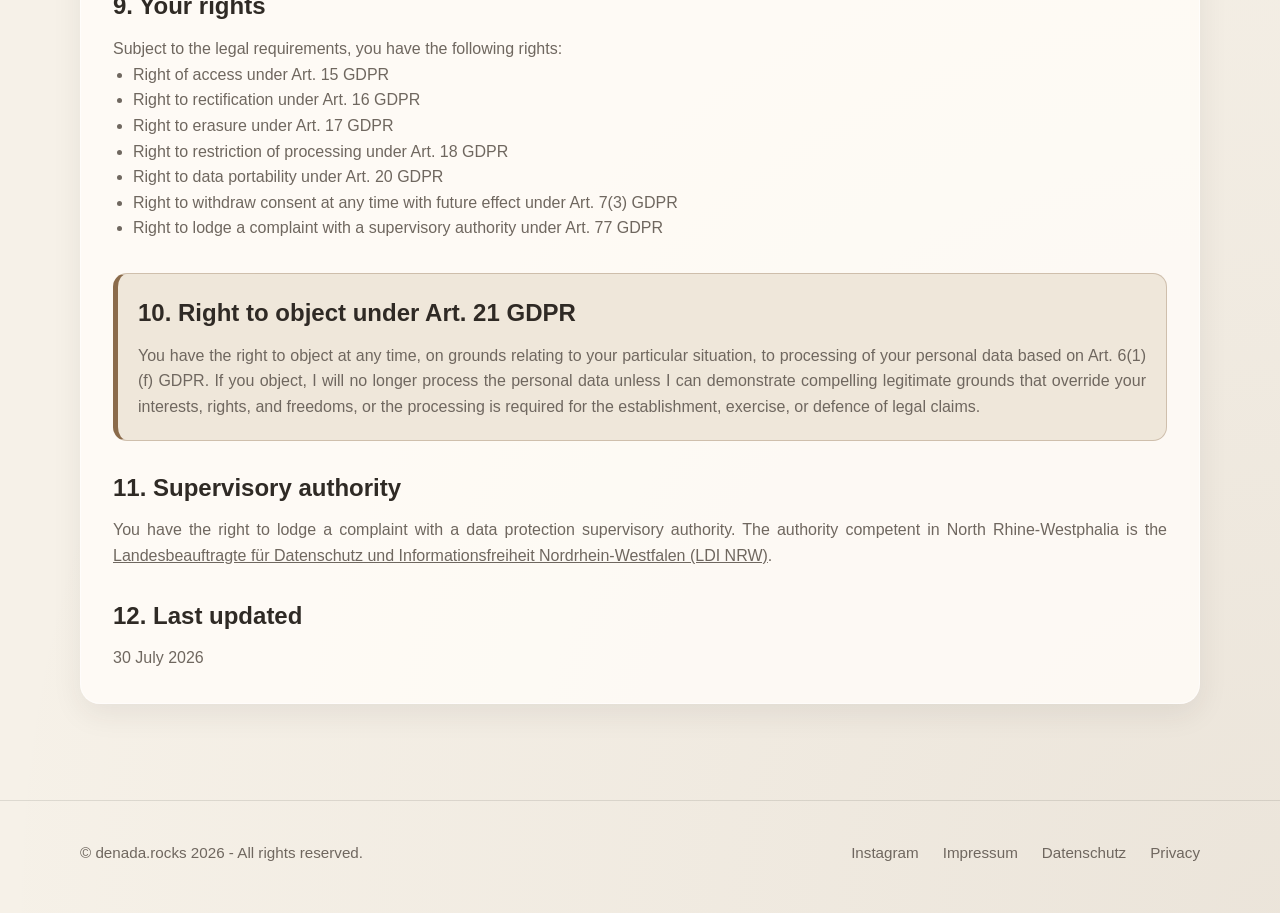
<file: privacy.html>
<!DOCTYPE html>
<html lang="en">
<head>
  <meta charset="UTF-8" />
  <meta http-equiv="refresh" content="0; url=impressum.html#privacy" />
  <meta name="viewport" content="width=device-width, initial-scale=1.0" />
  <title>Redirecting…</title>
  <link rel="canonical" href="https://denada.rocks/impressum.html#privacy" />
  <link rel="icon" href="media/favicon.png" type="image/png" />
</head>
<body>
  <p>Redirecting to <a href="impressum.html#privacy">Privacy Policy</a>…</p>
</body>
</html>
</file>
<file: styles.css>
:root {
  --bg: #f6f1e8;
  --bg-soft: #efe7da;
  --card: rgba(255, 252, 247, 0.86);
  --card-strong: rgba(255, 252, 247, 0.96);
  --text: #2f2a25;
  --muted: #6f675f;
  --line: rgba(47, 42, 37, 0.12);
  --accent: #8b6b4b;
  --accent-dark: #6f5338;
  --shadow: 0 10px 30px rgba(47, 42, 37, 0.08);
  --radius: 20px;
  --max-width: 1120px;
}

* {
  box-sizing: border-box;
  margin: 0;
  padding: 0;
}

html {
  scroll-behavior: smooth;
}

body {
  font-family: -apple-system, BlinkMacSystemFont, "Segoe UI", Roboto, Arial, sans-serif;
  background:
    radial-gradient(circle at top left, rgba(139, 107, 75, 0.08), transparent 35%),
    radial-gradient(circle at bottom right, rgba(111, 83, 56, 0.08), transparent 30%),
    var(--bg);
  color: var(--text);
  line-height: 1.6;
}

body.modal-open {
  overflow: hidden;
}

a {
  color: inherit;
  text-decoration: none;
}

img {
  display: block;
  width: 100%;
  object-fit: cover;
}

button,
summary {
  font: inherit;
  cursor: pointer;
}

.container {
  width: min(calc(100% - 2rem), var(--max-width));
  margin: 0 auto;
}

.site-header {
  position: sticky;
  top: 0;
  z-index: 1000;
  backdrop-filter: blur(10px);
  background: rgba(246, 241, 232, 0.82);
  border-bottom: 1px solid var(--line);
}

.nav {
  min-height: 56px;
  display: flex;
  align-items: center;
  justify-content: space-between;
  gap: 0.75rem;
}

.brand {
  font-size: 1rem;
  font-weight: 700;
  letter-spacing: 0.08em;
  text-transform: lowercase;
}

.nav-links {
  display: flex;
  gap: 0.45rem;
  flex-wrap: wrap;
}

.nav-links a {
  padding: 0.45rem 0.8rem;
  border-radius: 999px;
  color: var(--muted);
  transition: 0.2s ease;
  font-size: 0.95rem;
}

.nav-links a:hover {
  background: var(--bg-soft);
  color: var(--text);
}

section {
  padding: 5rem 0;
  scroll-margin-top: 72px;
}

.hero {
  padding-top: 4.5rem;
}

.hero-grid {
  display: grid;
  grid-template-columns: 1.0fr 1.0fr;
  gap: 2rem;
  align-items: center;
}

.eyebrow {
  display: inline-block;
  font-size: 0.82rem;
  letter-spacing: 0.12em;
  text-transform: uppercase;
  color: var(--accent-dark);
  margin-bottom: 1rem;
}

h1 {
  font-size: clamp(2.4rem, 6vw, 4.8rem);
  line-height: 0.95;
  margin-bottom: 1.25rem;
  letter-spacing: -0.04em;
}

.lead {
  font-size: 1.1rem;
  max-width: 60ch;
  color: var(--muted);
  margin-bottom: 1.5rem;
}

.lead p + p {
  margin-top: 1rem;
}

.button-row {
  display: flex;
  flex-wrap: wrap;
  gap: 0.9rem;
  margin-top: 1.5rem;
}

.btn {
  display: inline-flex;
  align-items: center;
  justify-content: center;
  min-height: 46px;
  padding: 0.85rem 1.15rem;
  border-radius: 999px;
  border: 1px solid var(--line);
  background: transparent;
  color: var(--text);
  transition: 0.2s ease;
  font-weight: 600;
}

.btn:hover {
  transform: translateY(-1px);
  box-shadow: var(--shadow);
}

.btn-primary {
  background: var(--accent);
  color: #fff;
  border-color: var(--accent);
}

.btn-primary:hover {
  background: var(--accent-dark);
  border-color: var(--accent-dark);
}

.card {
  background: var(--card);
  border: 1px solid rgba(255, 255, 255, 0.55);
  box-shadow: var(--shadow);
  border-radius: var(--radius);
  min-width: 0;
}

/* Hero card frame (disabled for now)
.hero-card {
  background: var(--card);
  border: 1px solid rgba(255, 255, 255, 0.55);
  box-shadow: var(--shadow);
  border-radius: var(--radius);
  padding: 1.01rem;
  overflow: hidden;
}
*/

.hero-card img {
  width: 100%;
  height: auto;
  border-radius: 0;
}

.section-title {
  font-size: clamp(1.8rem, 4vw, 3rem);
  line-height: 1.05;
  margin-bottom: 0.9rem;
  letter-spacing: -0.03em;
}

.section-text {
  color: var(--muted);
  max-width: 70ch;
  margin-bottom: 2rem;
}

.card {
  padding: 1.4rem;
}

.card h3 {
  font-size: 1.05rem;
  margin-bottom: 0.6rem;
}

.card p {
  color: var(--muted);
  font-size: 0.98rem;
}

.music-grid {
  display: grid;
  gap: 1.5rem;
}

.music-item {
  display: grid;
  grid-template-columns: 1fr 1fr;
  gap: 0;
  align-items: start;
  background: var(--card);
  border: 1px solid rgba(255, 255, 255, 0.55);
  box-shadow: var(--shadow);
  border-radius: var(--radius);
  overflow: hidden;
}

.music-copy {
  padding: 1.5rem;
  display: flex;
  flex-direction: column;
  justify-content: flex-start;
  align-items: flex-start;
}

.music-copy h3 {
  font-size: 1.2rem;
  margin-bottom: 0.65rem;
}

.music-copy p {
  color: var(--muted);
  margin-bottom: 1rem;
}

.media-panel {
  min-height: 320px;
  background: transparent;
  display: flex;
  align-items: flex-start;
  justify-content: flex-start;
  padding: 1.5rem 1.5rem 1.5rem 0.5rem;
}

.media-panel img {
  height: 100%;
  width: 100%;
  border-radius: 14px;
}

.media-panel iframe {
  width: 100%;
  max-width: 100%;
  display: block;
}

.spotify-panel {
  padding-left: 0;
}

.platform-group {
  display: flex;
  flex-wrap: wrap;
  gap: 0.75rem;
  margin-top: 0.75rem;
}

.platform-link {
  padding: 0.8rem 1rem;
  border-radius: 14px;
  border: 1px solid var(--line);
  background: rgba(255, 255, 255, 0.55);
  font-weight: 600;
  transition: 0.2s ease;
  display: inline-flex;
  align-items: center;
  justify-content: center;
}

.platform-link:hover {
  background: #fff;
  box-shadow: var(--shadow);
}

.platform-link-primary,
.platform-link-primary:hover {
  background: var(--accent-dark);
  border-color: var(--accent-dark);
  color: #fff;
}

details.platform-dropdown {
  position: relative;
}

details.platform-dropdown summary {
  list-style: none;
}

details.platform-dropdown summary::-webkit-details-marker {
  display: none;
}

.dropdown-menu {
  display: grid;
  gap: 0.65rem;
  margin-top: 0.7rem;
  padding: 0.8rem;
  min-width: 220px;
  border: 1px solid var(--line);
  border-radius: 16px;
  background: var(--card-strong);
  box-shadow: var(--shadow);
}

.gallery-grid {
  display: grid;
  grid-template-columns: repeat(4, 1fr);
  gap: 1.25rem;
}

.gallery-card {
  overflow: hidden;
  padding: 0;
}

.gallery-trigger {
  display: block;
  width: 100%;
  text-align: left;
  border: none;
  background: none;
}

.gallery-thumb-wrap {
  position: relative;
  aspect-ratio: 1 / 1;
  overflow: hidden;
  background: var(--bg-soft);
}

.gallery-more-indicator {
  position: absolute;
  inset: 0;
  display: flex;
  align-items: flex-end;
  justify-content: flex-start;
  padding: 1rem;
  pointer-events: none;
  background: linear-gradient(to top, rgba(0, 0, 0, 0.38), rgba(0, 0, 0, 0.04) 45%, transparent 70%);
}

.gallery-more-badge {
  display: inline-flex;
  align-items: center;
  justify-content: center;
  min-height: 38px;
  padding: 0.55rem 0.9rem;
  border-radius: 999px;
  background: rgba(255, 255, 255, 0.92);
  color: #2f2a25;
  font-size: 0.9rem;
  font-weight: 700;
  box-shadow: 0 10px 24px rgba(0, 0, 0, 0.12);
  backdrop-filter: blur(6px);
}

.gallery-thumb {
  width: 100%;
  height: 100%;
  transition: transform 0.35s ease;
}

.gallery-trigger:hover .gallery-thumb {
  transform: scale(1.04);
}

.gallery-meta {
  padding: 1rem 1.1rem 1.2rem;
}

.gallery-meta h3 {
  font-size: 1rem;
  margin-bottom: 0.45rem;
}

.gallery-meta p {
  color: var(--muted);
  font-size: 0.95rem;
}

.playlist-cards {
  display: grid;
  grid-template-columns: repeat(3, 1fr);
  gap: 1.5rem;
  align-items: start;
}

.playlist-card {
  display: flex;
  flex-direction: column;
  gap: 1rem;
  height: 100%;
}

.playlist-media {
  background: var(--bg-soft);
  border-radius: 16px;
  overflow: hidden;
  aspect-ratio: 1 / 1;
}

.playlist-media img {
  height: 100%;
  width: 100%;
}

.playlist-platforms {
  align-items: flex-start;
}

.playlist-more {
  min-width: 0;
}

.about-grid {
  display: grid;
  grid-template-columns: minmax(0, 0.8fr) minmax(0, 1.2fr);
  gap: 2rem;
  align-items: start;
}

.about-copy {
  display: grid;
  gap: 1rem;
  color: var(--muted);
  font-size: 1.03rem;
}

.contact-grid,
.footer-grid {
  display: grid;
  gap: 1.5rem;
}

.contact-grid {
  grid-template-columns: repeat(2, minmax(0, 1fr));
  align-items: start;
}

.contact-grid > *,
.music-item > *,
.playlist-card > * {
  min-width: 0;
}

.contact-grid a,
.legal-wrap a {
  overflow-wrap: anywhere;
}

form {
  display: grid;
  gap: 1rem;
}

label {
  display: grid;
  gap: 0.45rem;
  font-weight: 600;
  font-size: 0.95rem;
}

input,
textarea {
  width: 100%;
  padding: 0.95rem 1rem;
  border: 1px solid var(--line);
  border-radius: 14px;
  background: rgba(255, 255, 255, 0.75);
  color: var(--text);
  font: inherit;
}

textarea {
  min-height: 180px;
  resize: vertical;
}

input:focus,
textarea:focus {
  outline: 2px solid rgba(139, 107, 75, 0.2);
  border-color: var(--accent);
}

.contact-note {
  color: var(--muted);
  font-size: 0.95rem;
  margin-top: 0.4rem;
}

.email-display {
  margin-top: 1rem;
  overflow-wrap: anywhere;
}

.consent-actions {
  display: flex;
  flex-wrap: wrap;
  align-items: center;
  gap: 0.65rem;
}

.consent-decline-btn {
  cursor: pointer;
}

.consent-declined {
  display: grid;
  gap: 0.65rem;
  align-content: center;
  min-height: 126px;
}

.consent-declined p,
.embed-disable-bar p {
  margin: 0;
}

.embedded-service {
  width: 100%;
}

.embed-frame {
  width: 100%;
  max-width: 100%;
  display: block;
  border: 0;
  border-radius: 12px;
}

.embed-disable-bar {
  display: flex;
  flex-wrap: wrap;
  align-items: center;
  justify-content: space-between;
  gap: 0.75rem;
  margin-top: 0.75rem;
}

footer {
  padding: 2.5rem 0 3rem;
  border-top: 1px solid var(--line);
  margin-top: 1rem;
}

.footer-grid {
  grid-template-columns: 1fr repeat(4, auto);
  align-items: center;
}

.footer-copy,
.footer-link {
  color: var(--muted);
  font-size: 0.95rem;
}

.footer-link:hover {
  color: var(--text);
}

.gallery-modal {
  position: fixed;
  inset: 0;
  background: rgba(25, 21, 18, 0.84);
  display: none;
  align-items: center;
  justify-content: center;
  padding: 1.25rem;
  z-index: 2500;
}

.gallery-modal.active {
  display: flex;
}

.gallery-modal-panel {
  width: min(1180px, 100%);
  max-height: 92vh;
  overflow: auto;
  background: var(--card-strong);
  border-radius: 24px;
  box-shadow: 0 20px 50px rgba(0, 0, 0, 0.2);
  padding: 1rem;
  position: relative;
  z-index: 1;
}

.gallery-modal-topbar {
  display: flex;
  justify-content: space-between;
  align-items: center;
  gap: 1rem;
  margin-bottom: 0.75rem;
}

.gallery-counter {
  color: var(--muted);
  font-size: 0.95rem;
  font-weight: 600;
}

.gallery-close,
.gallery-arrow {
  border: 1px solid var(--line);
  background: #fff;
  color: var(--text);
  border-radius: 999px;
  font-weight: 600;
  box-shadow: var(--shadow);
  transition: transform 0.2s ease, box-shadow 0.2s ease;
}

.gallery-close {
  padding: 0.75rem 1rem;
}

.gallery-modal-content {
  display: grid;
  grid-template-columns: auto minmax(0, 1fr) auto;
  gap: 1rem;
  align-items: center;
}

.gallery-arrow {
  width: 52px;
  height: 52px;
  font-size: 1.4rem;
  display: flex;
  align-items: center;
  justify-content: center;
  flex-shrink: 0;
}

.gallery-arrow:hover,
.gallery-close:hover {
  transform: translateY(-1px);
}

.gallery-trigger:focus-visible,
.gallery-arrow:focus-visible,
.gallery-close:focus-visible,
.btn:focus-visible,
.platform-link:focus-visible,
.nav-links a:focus-visible,
.brand:focus-visible,
.language-switch a:focus-visible,
.spotify-privacy-details summary:focus-visible,
.footer-link:focus-visible {
  outline: 3px solid rgba(111, 83, 56, 0.55);
  outline-offset: 3px;
}

.gallery-trigger:focus-visible {
  outline-offset: -3px;
}

.gallery-modal-center {
  min-width: 0;
}

.gallery-modal-image-wrap {
  background: var(--bg-soft);
  border-radius: 18px;
  overflow: hidden;
  min-height: 320px;
  display: flex;
  align-items: center;
  justify-content: center;
}

.gallery-modal-image {
  width: 100%;
  max-height: 70vh;
  object-fit: contain;
  background: var(--bg-soft);
  opacity: 1;
  transform: scale(1);
  transition: opacity 0.25s ease, transform 0.25s ease;
}

.gallery-modal.is-loading .gallery-modal-image {
  opacity: 0.2;
  transform: scale(0.985);
}

.gallery-modal-text {
  padding: 1rem 0.35rem 0.2rem;
}

.gallery-modal-text h3 {
  font-size: 1.2rem;
  margin-bottom: 0.45rem;
}

.gallery-modal-caption {
  color: var(--accent-dark);
  font-weight: 600;
  margin-bottom: 0.9rem;
}

.gallery-modal-text p {
  color: var(--muted);
  margin-bottom: 0.8rem;
}

.legal-page {
  padding: 5rem 0;
}

.legal-sections {
  display: grid;
  gap: 2rem;
}

.language-switch {
  display: flex;
  justify-content: flex-end;
  align-items: center;
  gap: 0.5rem;
}

.language-switch a,
.language-switch span {
  padding: 0.55rem 0.85rem;
  border: 1px solid var(--line);
  border-radius: 999px;
  font-size: 0.9rem;
  font-weight: 700;
}

.language-switch span[aria-current="page"] {
  background: var(--accent-dark);
  border-color: var(--accent-dark);
  color: #fff;
}

.legal-wrap {
  background: var(--card);
  border: 1px solid rgba(255, 255, 255, 0.55);
  box-shadow: var(--shadow);
  border-radius: var(--radius);
  padding: 2rem;
}

.privacy-section {
  border-top: 5px solid var(--accent);
}

.legal-wrap h1 {
  font-size: clamp(2rem, 4vw, 3rem);
  line-height: 1.05;
  margin-bottom: 1rem;
}

.legal-wrap h2,
.legal-wrap h3 {
  margin-top: 1.75rem;
  margin-bottom: 0.65rem;
}

.legal-wrap p,
.legal-wrap li {
  color: var(--muted);
}

.legal-wrap ul {
  padding-left: 1.25rem;
}

.legal-wrap a {
  text-decoration: underline;
}

.privacy-callout {
  margin-top: 2rem;
  padding: 1.25rem;
  border: 1px solid rgba(139, 107, 75, 0.32);
  border-left: 5px solid var(--accent);
  border-radius: 14px;
  background: var(--bg-soft);
}

.privacy-callout h2 {
  margin-top: 0;
}

.spotify-privacy-details {
  margin-top: 0.25rem;
  max-width: 46ch;
  color: rgba(255, 255, 255, 0.82);
  font-size: 0.76rem;
}

.spotify-privacy-details summary {
  display: inline-block;
  color: #fff;
  text-decoration: underline;
  text-underline-offset: 0.14em;
}

.spotify-privacy-details p {
  margin-top: 0.45rem;
  color: rgba(255, 255, 255, 0.76);
}

.spotify-privacy-details a {
  color: #fff;
  text-decoration: underline;
  text-underline-offset: 0.14em;
}

.spotify-placeholder {
  width: 100%;
  min-height: 352px;
  border-radius: 12px;
  background: linear-gradient(180deg, #1d1d1d 0%, #121212 100%);
  color: #fff;
  padding: 1.1rem;
  display: flex;
  flex-direction: column;
  justify-content: space-between;
  box-shadow: inset 0 0 0 1px rgba(255, 255, 255, 0.04);
}

.spotify-placeholder-top {
  display: grid;
  grid-template-columns: 96px 1fr;
  gap: 1rem;
  align-items: center;
}

.spotify-cover {
  width: 96px;
  height: 96px;
  border-radius: 10px;
  overflow: hidden;
  background: #2a2a2a;
  flex-shrink: 0;
}

.spotify-cover img {
  width: 100%;
  height: 100%;
  object-fit: cover;
}

.spotify-meta {
  min-width: 0;
}

.spotify-label {
  display: inline-block;
  font-size: 0.78rem;
  letter-spacing: 0.08em;
  text-transform: uppercase;
  color: rgba(255, 255, 255, 0.72);
  margin-bottom: 0.35rem;
}

.spotify-meta h4 {
  font-size: 1.15rem;
  line-height: 1.2;
  margin-bottom: 0.25rem;
}

.spotify-meta p {
  color: rgba(255, 255, 255, 0.72);
  font-size: 0.95rem;
}

.spotify-placeholder-body {
  display: grid;
  gap: 0.75rem;
  margin: 1.35rem 0 1rem;
}

.spotify-line {
  height: 12px;
  border-radius: 999px;
  background: rgba(255, 255, 255, 0.12);
}

.spotify-line-1 {
  width: 92%;
}

.spotify-line-2 {
  width: 84%;
}

.spotify-line-3 {
  width: 88%;
}

.spotify-line-4 {
  width: 68%;
}

.spotify-placeholder-bottom {
  display: flex;
  align-items: center;
  justify-content: space-between;
  gap: 1rem;
  margin-top: auto;
  padding-top: 1rem;
  border-top: 1px solid rgba(255, 255, 255, 0.08);
}

.spotify-consent-card {
  background: rgba(255, 255, 255, 0.04);
  border: 1px solid rgba(255, 255, 255, 0.07);
  border-radius: 16px;
  padding: 0.95rem 1rem;
}

.spotify-consent-copy {
  display: flex;
  flex-direction: column;
  gap: 0.2rem;
  min-width: 0;
}

.spotify-consent-title {
  margin: 0;
  font-size: 0.92rem;
  font-weight: 700;
  color: #ffffff;
  line-height: 1.2;
}

.spotify-consent-text {
  margin: 0;
  font-size: 0.78rem;
  line-height: 1.45;
  color: rgba(255, 255, 255, 0.72);
  max-width: 42ch;
}

.spotify-consent-text a {
  color: #fff;
  text-decoration: underline;
  text-underline-offset: 0.14em;
}

.spotify-load-btn {
  border: none;
  background: #1db954;
  color: #fff;
  font-weight: 700;
  padding: 0.85rem 1.2rem;
  border-radius: 999px;
  cursor: pointer;
  transition: transform 0.2s ease, opacity 0.2s ease, box-shadow 0.2s ease;
  white-space: nowrap;
  box-shadow: 0 10px 24px rgba(29, 185, 84, 0.22);
}

.consent-decline-btn-dark {
  border: 1px solid rgba(255, 255, 255, 0.42);
  background: transparent;
  color: #fff;
  font-weight: 700;
  padding: 0.8rem 1rem;
  border-radius: 999px;
}

.spotify-placeholder .consent-declined,
.spotify-placeholder .embed-disable-bar {
  color: #fff;
}

.spotify-placeholder .consent-declined p,
.spotify-placeholder .embed-disable-bar p {
  color: rgba(255, 255, 255, 0.78);
}

.spotify-load-btn:hover,
.spotify-load-btn:focus {
  transform: translateY(-1px);
  opacity: 0.96;
}

.spotify-placeholder:focus-within {
  outline: 2px solid rgba(29, 185, 84, 0.35);
  outline-offset: 2px;
}

@media (max-width: 1100px) {
  .playlist-cards {
    grid-template-columns: repeat(2, 1fr);
  }

  .gallery-grid {
    grid-template-columns: repeat(2, 1fr);
  }

}

@media (max-width: 920px) {
  .hero-grid,
  .about-grid,
  .contact-grid,
  .footer-grid,
  .music-item {
    grid-template-columns: minmax(0, 1fr);
  }

  .playlist-cards {
    grid-template-columns: 1fr;
  }

  .hero-card img {
    height: 380px;
  }

  .media-panel {
    min-height: 260px;
    padding: 0 1.5rem 1.5rem 1.5rem;
  }

  .spotify-panel {
    padding-top: 0;
  }

  .nav {
    padding: 0.55rem 0;
    align-items: flex-start;
    flex-direction: column;
  }

  .nav-links {
    width: 100%;
  }

  .gallery-modal-content {
    grid-template-columns: 1fr;
  }

  .gallery-arrow-row {
    display: flex;
    justify-content: center;
    gap: 0.8rem;
    margin-top: 0.75rem;
  }

  .gallery-arrow.desktop-only {
    display: none;
  }

  .gallery-arrow.mobile-only {
    display: inline-flex;
  }

  section {
    scroll-margin-top: 90px;
  }
}

@media (min-width: 921px) {
  .gallery-arrow.mobile-only {
    display: none;
  }
}

@media (max-width: 560px) {
  section {
    padding: 4rem 0;
  }

  .hero {
    padding-top: 3rem;
  }

  .hero-card img {
    height: 240px;
  }

  .btn,
  .platform-link {
    width: 100%;
  }

  .button-row,
  .platform-group {
    flex-direction: column;
    align-items: stretch;
  }

  details.platform-dropdown {
    width: 100%;
  }

  .dropdown-menu {
    min-width: unset;
  }

  .consent-actions .consent-decline-btn {
    width: 100%;
    align-self: stretch;
  }

  .gallery-grid {
    grid-template-columns: 1fr;
  }

  .legal-wrap {
    padding: 1.35rem;
  }

  .spotify-placeholder-top {
    grid-template-columns: 72px 1fr;
    gap: 0.8rem;
  }

  .spotify-cover {
    width: 72px;
    height: 72px;
  }

  .spotify-meta h4 {
    font-size: 1rem;
  }

  .spotify-placeholder-bottom {
    flex-direction: column;
    align-items: stretch;
  }

  .spotify-consent-text {
    font-size: 0.68rem;
    max-width: none;
  }

  .spotify-load-btn,
  .spotify-placeholder .consent-decline-btn {
    width: 100%;
    justify-content: center;
  }
}

.lead,
.section-text,
.card p,
.music-copy p,
.gallery-meta p,
.contact-note,
.gallery-modal-text p,
.legal-wrap p,
.legal-wrap li,
.spotify-meta p,
.spotify-consent-text {
  text-align: justify;
}
</file>
